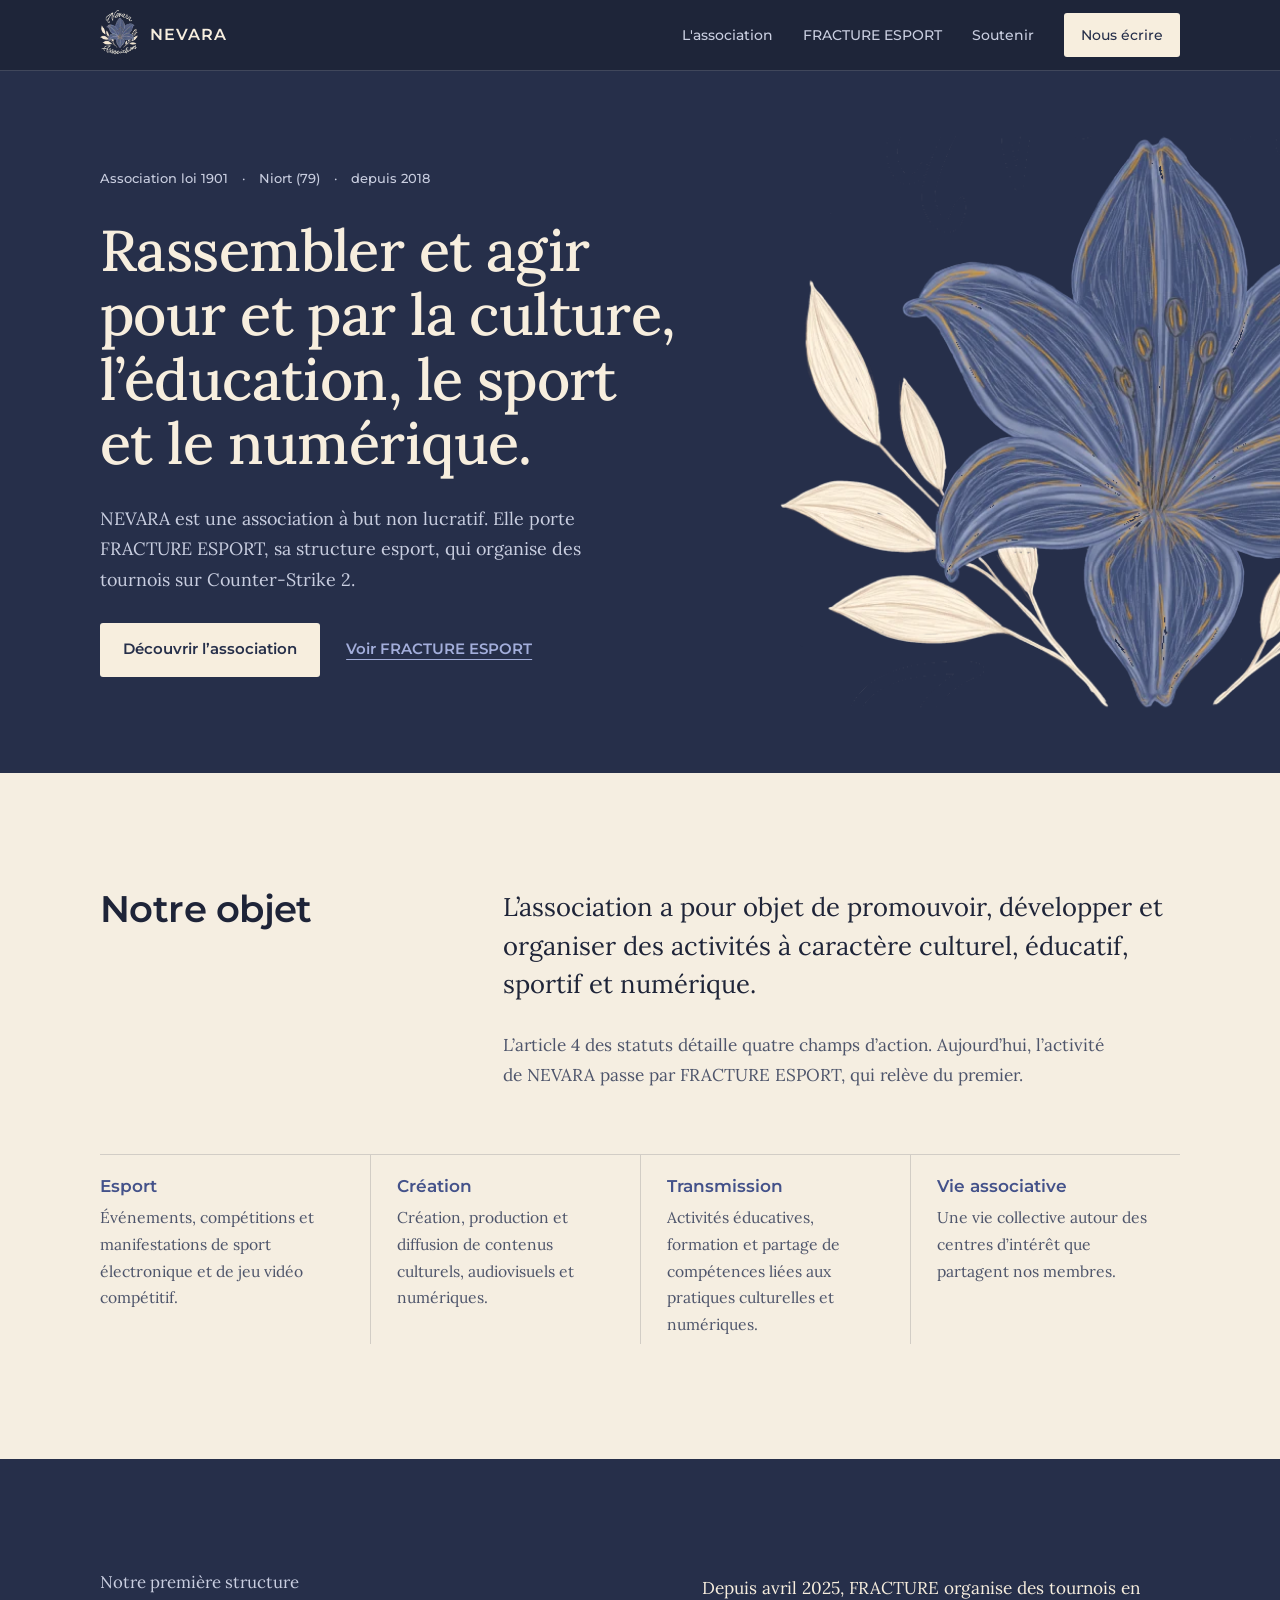
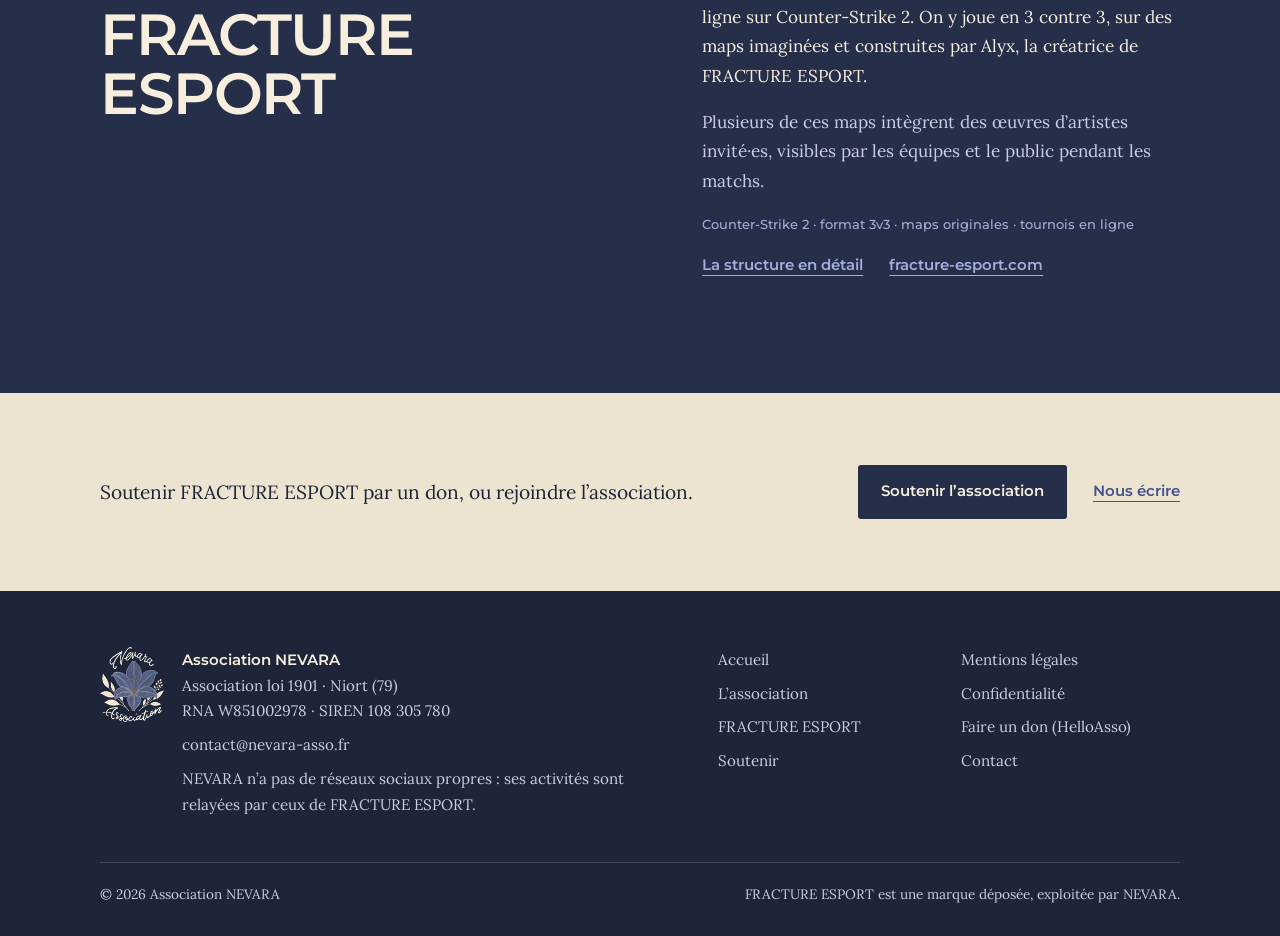
<file: index.html>
<!doctype html>
<html lang="fr">
<head>
<meta charset="utf-8">
<meta name="viewport" content="width=device-width, initial-scale=1, viewport-fit=cover">
<title>Association NEVARA · Culture, éducation, sport et numérique</title>
<meta name="description" content="NEVARA est une association loi 1901 basée à Niort (79). Elle organise des activités culturelles, éducatives, sportives et numériques, et porte FRACTURE ESPORT, sa structure esport.">
<link rel="canonical" href="https://www.nevara-asso.com/">
<meta name="theme-color" content="#1E2539">
<meta property="og:type" content="website">
<meta property="og:locale" content="fr_FR">
<meta property="og:site_name" content="Association NEVARA">
<meta property="og:title" content="Association NEVARA · Culture, éducation, sport et numérique">
<meta property="og:description" content="NEVARA est une association loi 1901 basée à Niort (79). Elle organise des activités culturelles, éducatives, sportives et numériques, et porte FRACTURE ESPORT, sa structure esport.">
<meta property="og:url" content="https://www.nevara-asso.com/">
<meta property="og:image" content="https://www.nevara-asso.com/assets/og-image.jpg">
<meta property="og:image:width" content="1200">
<meta property="og:image:height" content="630">
<meta name="twitter:card" content="summary_large_image">
<link rel="icon" href="favicon.ico" sizes="any">
<link rel="icon" type="image/png" sizes="32x32" href="favicon-32.png">
<link rel="apple-touch-icon" href="apple-touch-icon.png">
<link rel="manifest" href="manifest.json">
<link rel="preload" href="assets/fonts/montserrat-latin-600-normal.woff2" as="font" type="font/woff2" crossorigin>
<link rel="preload" href="assets/fonts/lora-latin-400-normal.woff2" as="font" type="font/woff2" crossorigin>
<link rel="stylesheet" href="assets/site.css">
<script type="application/ld+json">{"@context": "https://schema.org", "@type": "NGO", "name": "NEVARA", "alternateName": "Association NEVARA", "url": "https://www.nevara-asso.com/", "logo": "https://www.nevara-asso.com/assets/icon-512.png", "image": "https://www.nevara-asso.com/assets/og-image.jpg", "description": "Association loi 1901 qui promeut, développe et organise des activités à caractère culturel, éducatif, sportif et numérique. Elle porte FRACTURE ESPORT, sa structure esport.", "email": "contact@nevara-asso.fr", "foundingDate": "2018-06-04", "identifier": [{"@type": "PropertyValue", "propertyID": "RNA", "value": "W851002978"}, {"@type": "PropertyValue", "propertyID": "SIREN", "value": "108305780"}], "address": {"@type": "PostalAddress", "addressLocality": "Niort", "postalCode": "79000", "addressRegion": "Nouvelle-Aquitaine", "addressCountry": "FR"}, "department": {"@type": "SportsOrganization", "name": "FRACTURE ESPORT", "url": "https://fracture-esport.com"}}</script>
</head>
<body>
<a class="skip" href="#contenu">Aller au contenu</a>
<header class="site-head">
  <div class="wrap head-in">
    <a class="brand" href="index.html"><img src="assets/logo-sm.webp" width="120" height="160" alt=""><span>NEVARA</span></a>
    <button class="burger" type="button" aria-expanded="false" aria-controls="nav" aria-label="Ouvrir le menu"><svg viewBox="0 0 24 24" fill="none" stroke="currentColor" stroke-width="2" stroke-linecap="round" aria-hidden="true"><path d="M4 7h16M4 12h16M4 17h16"/></svg></button>
    <nav class="nav" id="nav" aria-label="Navigation principale">
      <a href="association.html">L'association</a><a href="fracture.html">FRACTURE ESPORT</a><a href="soutenir.html">Soutenir</a>
      <a class="btn" href="contact.html">Nous écrire</a>
    </nav>
  </div>
</header>
<main id="contenu">
<section class="hero nuit">
  <img class="lys-geant" src="assets/bouquet.webp" width="700" height="558" alt="" fetchpriority="high">
  <div class="wrap hero-in">
    <p class="hero-meta"><span>Association loi 1901</span><span>·</span><span>Niort (79)</span><span>·</span><span>depuis 2018</span></p>
    <h1>Rassembler et agir pour et par la culture, l’éducation, le sport et le numérique.</h1>
    <p class="chapo">NEVARA est une association à but non lucratif. Elle porte FRACTURE ESPORT, sa structure esport, qui organise des tournois sur Counter-Strike 2.</p>
    <div class="actions">
      <a class="btn btn-plein" href="association.html">Découvrir l’association</a>
      <a class="lien" href="fracture.html">Voir FRACTURE ESPORT</a>
    </div>
  </div>
</section>

<section class="papier bloc">
  <div class="wrap">
    <div class="ouverture">
      <h2>Notre objet</h2>
      <div>
        <p class="grand">L’association a pour objet de promouvoir, développer et organiser des activités à caractère culturel, éducatif, sportif et numérique.</p>
        <div class="suite second">
          <p>L’article 4 des statuts détaille quatre champs d’action. Aujourd’hui, l’activité de NEVARA passe par FRACTURE ESPORT, qui relève du premier.</p>
        </div>
      </div>
    </div>
    <ul class="champs">
      <li><h3>Esport</h3><p>Événements, compétitions et manifestations de sport électronique et de jeu vidéo compétitif.</p></li>
      <li><h3>Création</h3><p>Création, production et diffusion de contenus culturels, audiovisuels et numériques.</p></li>
      <li><h3>Transmission</h3><p>Activités éducatives, formation et partage de compétences liées aux pratiques culturelles et numériques.</p></li>
      <li><h3>Vie associative</h3><p>Une vie collective autour des centres d’intérêt que partagent nos membres.</p></li>
    </ul>
  </div>
</section>

<section class="nuit bloc">
  <div class="wrap fracture-bloc">
    <h2><small>Notre première structure</small>FRACTURE ESPORT</h2>
    <div class="texte">
      <p>Depuis avril 2025, FRACTURE organise des tournois en ligne sur Counter-Strike 2. On y joue en 3 contre 3, sur des maps imaginées et construites par Alyx, la créatrice de FRACTURE ESPORT.</p>
      <p class="second">Plusieurs de ces maps intègrent des œuvres d’artistes invité·es, visibles par les équipes et le public pendant les matchs.</p>
      <p class="faits">Counter-Strike 2 · format 3v3 · maps originales · tournois en ligne</p>
      <div class="actions"><a class="lien" href="fracture.html">La structure en détail</a><a class="lien" href="https://fracture-esport.com" target="_blank" rel="noopener">fracture-esport.com</a></div>
    </div>
  </div>
</section>

<section class="papier-2 bloc serre">
  <div class="wrap soutien">
    <p>Soutenir FRACTURE ESPORT par un don, ou rejoindre l’association.</p>
    <div class="actions"><a class="btn btn-plein" href="soutenir.html">Soutenir l’association</a><a class="lien" href="contact.html">Nous écrire</a></div>
  </div>
</section>
</main>
<footer class="site-foot">
  <div class="wrap">
    <div class="foot-haut">
      <div class="foot-id">
        <img src="assets/logo-sm.webp" width="120" height="160" alt="Logo de l’association NEVARA">
        <div>
          <p><strong>Association NEVARA</strong><br>Association loi 1901 · Niort (79)<br>RNA W851002978 · SIREN 108 305 780</p>
          <p>contact@nevara-asso.fr</p>
          <p>NEVARA n’a pas de réseaux sociaux propres&nbsp;: ses activités sont relayées par <a href="fracture.html#reseaux">ceux de FRACTURE ESPORT</a>.</p>
        </div>
      </div>
      <ul class="foot-liens">
        <li><a href="index.html">Accueil</a></li>
        <li><a href="mentions-legales.html">Mentions légales</a></li>
        <li><a href="association.html">L’association</a></li>
        <li><a href="confidentialite.html">Confidentialité</a></li>
        <li><a href="fracture.html">FRACTURE ESPORT</a></li>
        <li><a href="https://www.helloasso.com/associations/nevara-association/formulaires/1" target="_blank" rel="noopener">Faire un don (HelloAsso)</a></li>
        <li><a href="soutenir.html">Soutenir</a></li>
        <li><a href="contact.html">Contact</a></li>
      </ul>
    </div>
    <div class="foot-bas">
      <span>© <span id="annee">2026</span> Association NEVARA</span>
      <span>FRACTURE ESPORT est une marque déposée, exploitée par NEVARA.</span>
    </div>
  </div>
</footer>
<script src="assets/site.js" defer></script>
</body>
</html>
</file>
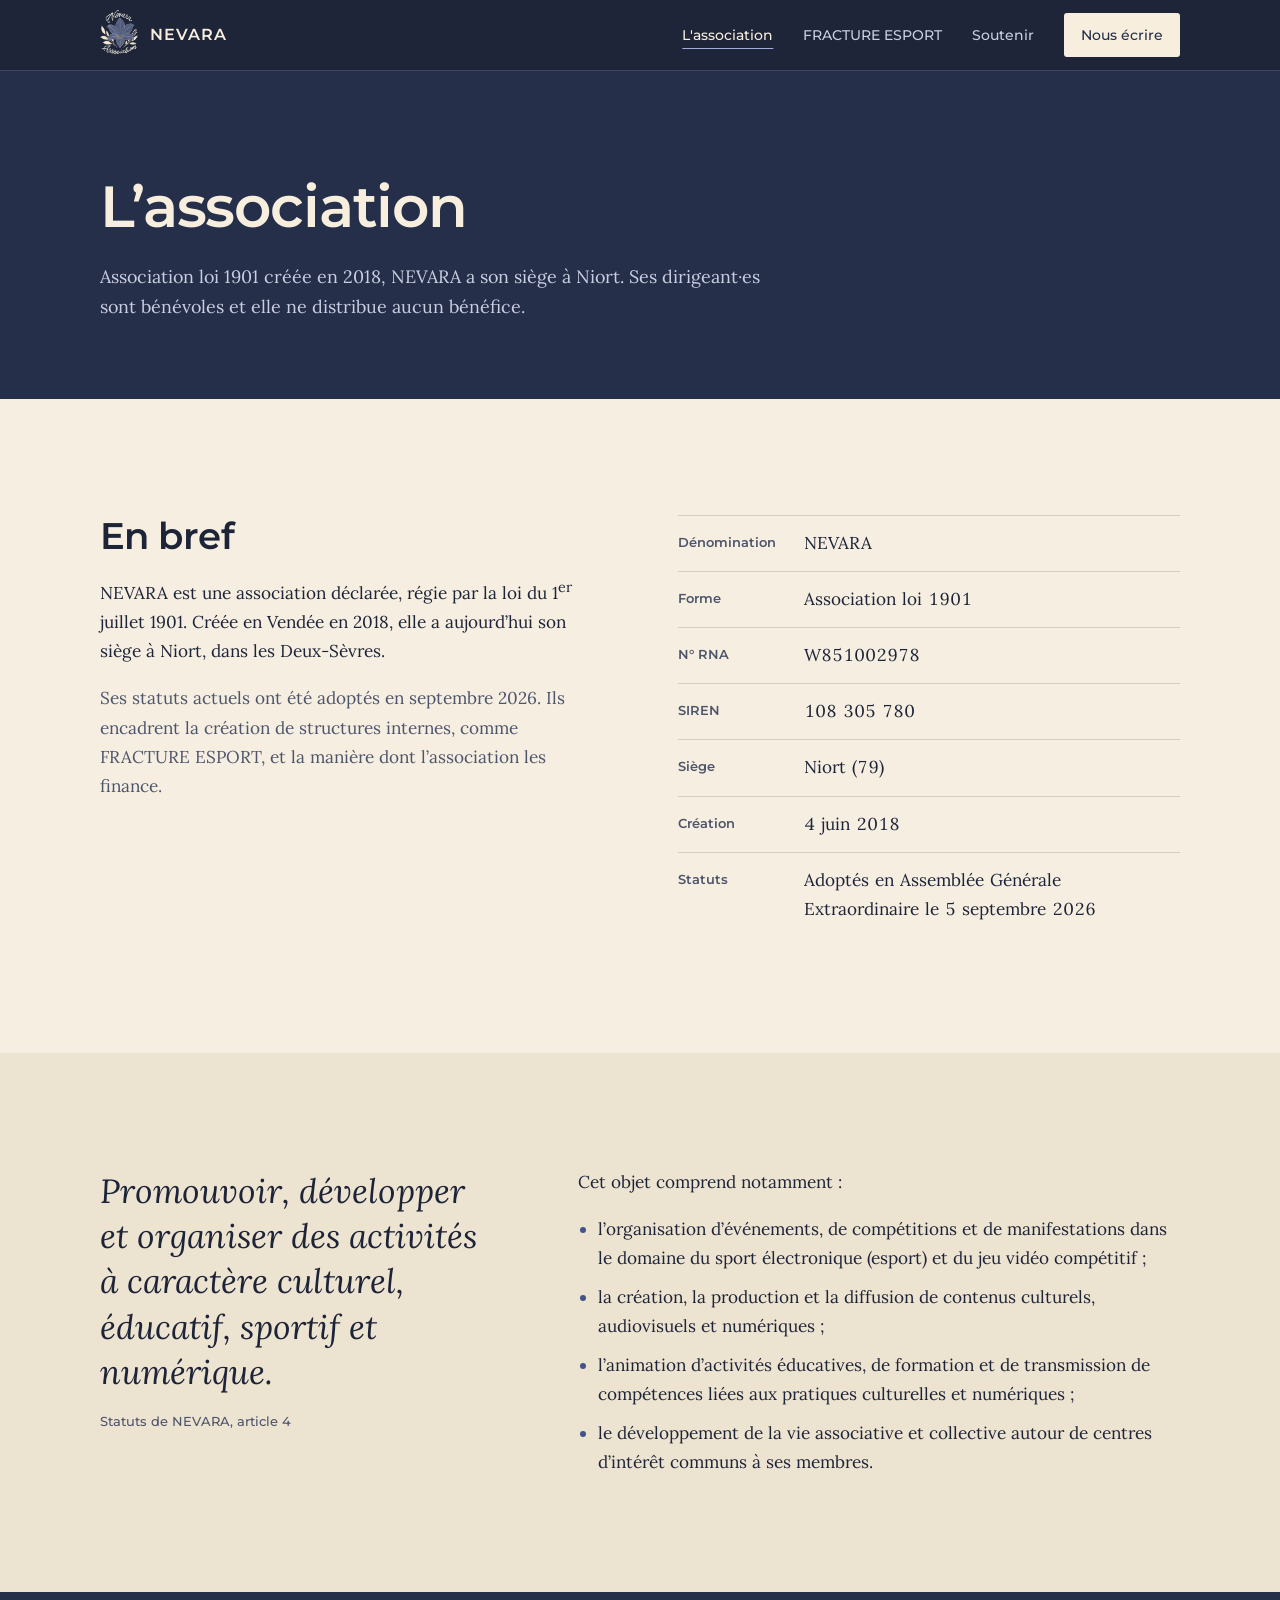
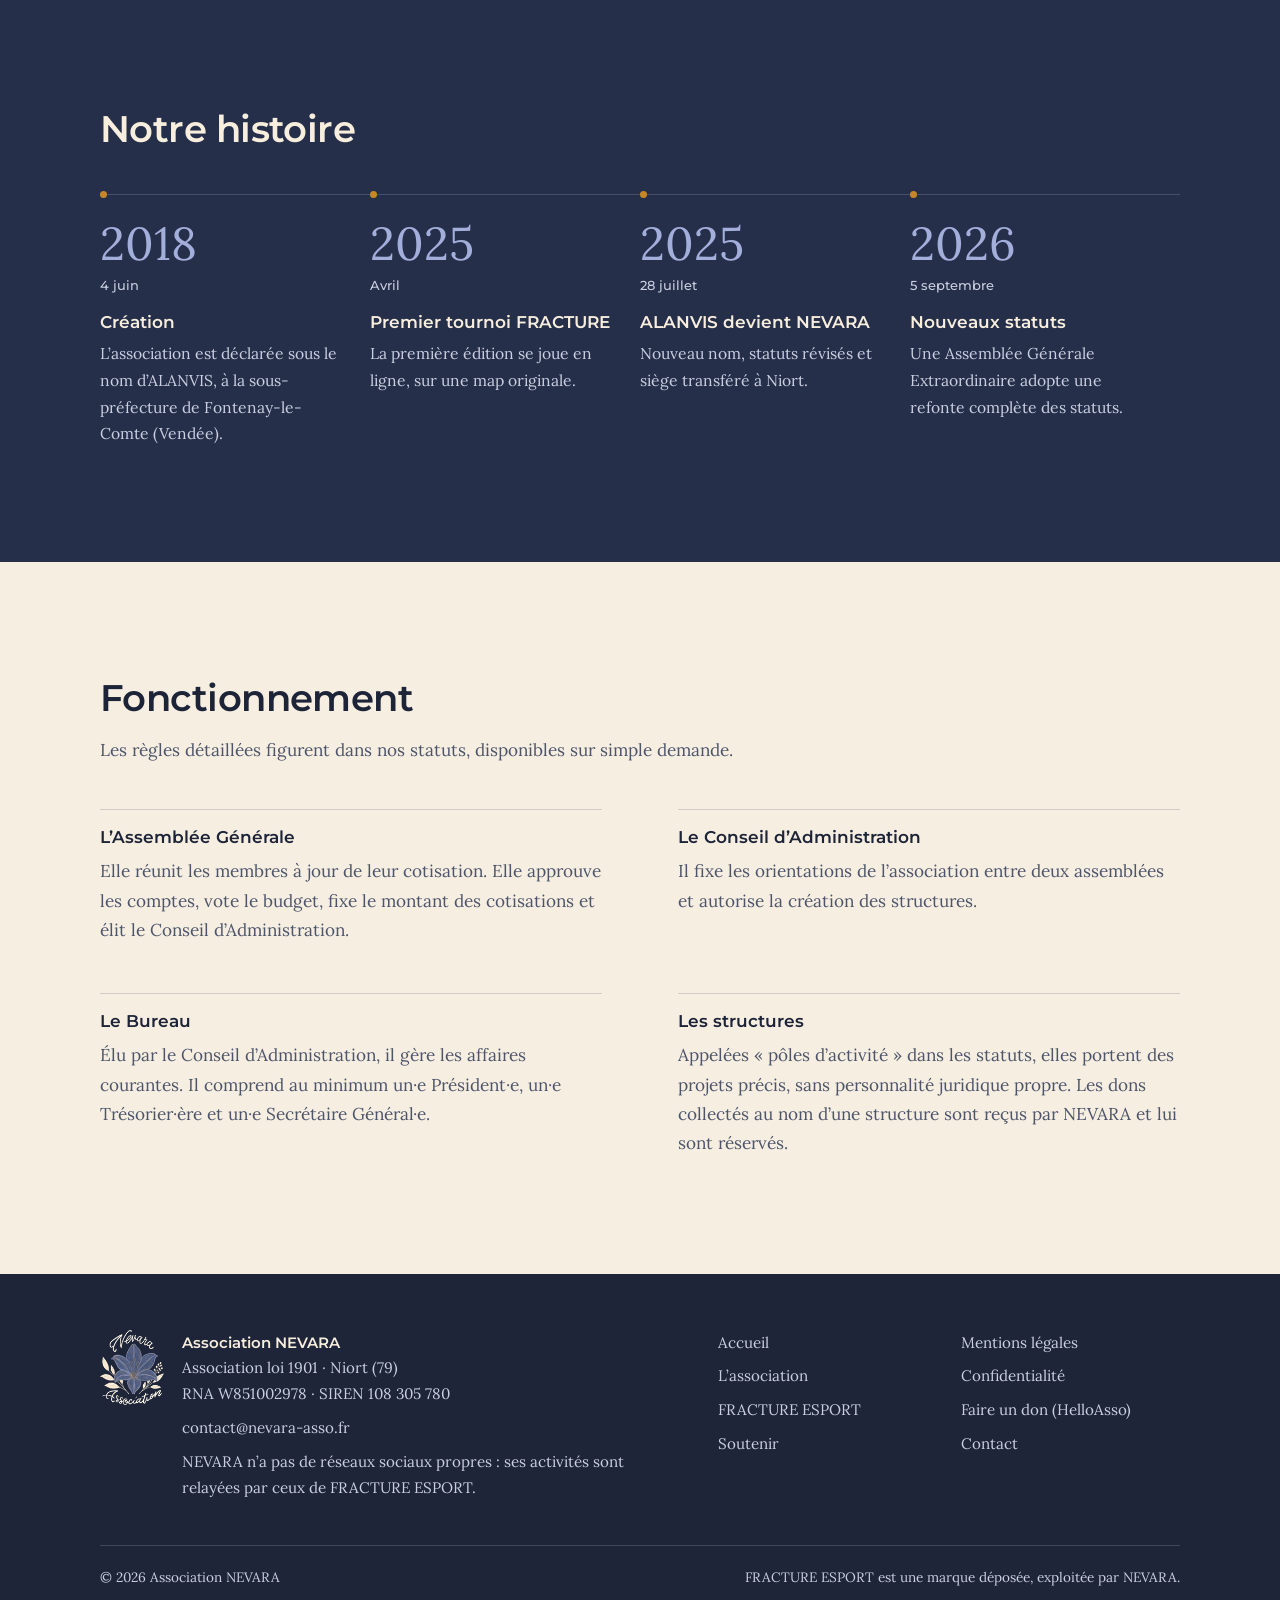
<file: association.html>
<!doctype html>
<html lang="fr">
<head>
<meta charset="utf-8">
<meta name="viewport" content="width=device-width, initial-scale=1, viewport-fit=cover">
<title>L'association · NEVARA</title>
<meta name="description" content="Présentation de l'association NEVARA (loi 1901, Niort) : son objet statutaire, son histoire depuis 2018 et son fonctionnement.">
<link rel="canonical" href="https://www.nevara-asso.com/association">
<meta name="theme-color" content="#1E2539">
<meta property="og:type" content="website">
<meta property="og:locale" content="fr_FR">
<meta property="og:site_name" content="Association NEVARA">
<meta property="og:title" content="L'association · NEVARA">
<meta property="og:description" content="Présentation de l'association NEVARA (loi 1901, Niort) : son objet statutaire, son histoire depuis 2018 et son fonctionnement.">
<meta property="og:url" content="https://www.nevara-asso.com/association">
<meta property="og:image" content="https://www.nevara-asso.com/assets/og-image.jpg">
<meta property="og:image:width" content="1200">
<meta property="og:image:height" content="630">
<meta name="twitter:card" content="summary_large_image">
<link rel="icon" href="favicon.ico" sizes="any">
<link rel="icon" type="image/png" sizes="32x32" href="favicon-32.png">
<link rel="apple-touch-icon" href="apple-touch-icon.png">
<link rel="manifest" href="manifest.json">
<link rel="preload" href="assets/fonts/montserrat-latin-600-normal.woff2" as="font" type="font/woff2" crossorigin>
<link rel="preload" href="assets/fonts/lora-latin-400-normal.woff2" as="font" type="font/woff2" crossorigin>
<link rel="stylesheet" href="assets/site.css">
<script type="application/ld+json">{"@context": "https://schema.org", "@type": "NGO", "name": "NEVARA", "alternateName": "Association NEVARA", "url": "https://www.nevara-asso.com/", "logo": "https://www.nevara-asso.com/assets/icon-512.png", "image": "https://www.nevara-asso.com/assets/og-image.jpg", "description": "Association loi 1901 qui promeut, développe et organise des activités à caractère culturel, éducatif, sportif et numérique. Elle porte FRACTURE ESPORT, sa structure esport.", "email": "contact@nevara-asso.fr", "foundingDate": "2018-06-04", "identifier": [{"@type": "PropertyValue", "propertyID": "RNA", "value": "W851002978"}, {"@type": "PropertyValue", "propertyID": "SIREN", "value": "108305780"}], "address": {"@type": "PostalAddress", "addressLocality": "Niort", "postalCode": "79000", "addressRegion": "Nouvelle-Aquitaine", "addressCountry": "FR"}, "department": {"@type": "SportsOrganization", "name": "FRACTURE ESPORT", "url": "https://fracture-esport.com"}}</script>
</head>
<body>
<a class="skip" href="#contenu">Aller au contenu</a>
<header class="site-head">
  <div class="wrap head-in">
    <a class="brand" href="index.html"><img src="assets/logo-sm.webp" width="120" height="160" alt=""><span>NEVARA</span></a>
    <button class="burger" type="button" aria-expanded="false" aria-controls="nav" aria-label="Ouvrir le menu"><svg viewBox="0 0 24 24" fill="none" stroke="currentColor" stroke-width="2" stroke-linecap="round" aria-hidden="true"><path d="M4 7h16M4 12h16M4 17h16"/></svg></button>
    <nav class="nav" id="nav" aria-label="Navigation principale">
      <a href="association.html" aria-current="page">L'association</a><a href="fracture.html">FRACTURE ESPORT</a><a href="soutenir.html">Soutenir</a>
      <a class="btn" href="contact.html">Nous écrire</a>
    </nav>
  </div>
</header>
<main id="contenu">
<section class="page-head nuit">
  <div class="wrap">
    <h1>L’association</h1>
    <p>Association loi 1901 créée en 2018, NEVARA a son siège à Niort. Ses dirigeant·es sont bénévoles et elle ne distribue aucun bénéfice.</p>
  </div>
</section>

<section class="papier bloc">
  <div class="wrap deux">
    <div class="prose">
      <h2>En bref</h2>
      <p>NEVARA est une association déclarée, régie par la loi du 1<sup>er</sup> juillet 1901. Créée en Vendée en 2018, elle a aujourd’hui son siège à Niort, dans les Deux-Sèvres.</p>
      <p class="second">Ses statuts actuels ont été adoptés en septembre 2026. Ils encadrent la création de structures internes, comme FRACTURE ESPORT, et la manière dont l’association les finance.</p>
    </div>
    <dl class="fiche">
      <dt>Dénomination</dt><dd>NEVARA</dd>
      <dt>Forme</dt><dd>Association loi 1901</dd>
      <dt>N° RNA</dt><dd>W851002978</dd>
      <dt>SIREN</dt><dd>108 305 780</dd>
      <dt>Siège</dt><dd>Niort (79)</dd>
      <dt>Création</dt><dd>4 juin 2018</dd>
      <dt>Statuts</dt><dd>Adoptés en Assemblée Générale Extraordinaire le 5 septembre 2026</dd>
    </dl>
  </div>
</section>

<section class="papier-2 bloc">
  <div class="wrap deux-asym">
    <blockquote class="citation">Promouvoir, développer et organiser des activités à caractère culturel, éducatif, sportif et numérique.<footer>Statuts de NEVARA, article 4</footer></blockquote>
    <div class="prose">
      <p>Cet objet comprend notamment&nbsp;:</p>
      <ul>
        <li>l’organisation d’événements, de compétitions et de manifestations dans le domaine du sport électronique (esport) et du jeu vidéo compétitif&nbsp;;</li>
        <li>la création, la production et la diffusion de contenus culturels, audiovisuels et numériques&nbsp;;</li>
        <li>l’animation d’activités éducatives, de formation et de transmission de compétences liées aux pratiques culturelles et numériques&nbsp;;</li>
        <li>le développement de la vie associative et collective autour de centres d’intérêt communs à ses membres.</li>
      </ul>
    </div>
  </div>
</section>

<section class="nuit bloc">
  <div class="wrap">
    <div class="titre-bloc"><h2>Notre histoire</h2></div>
    <ol class="frise">
      <li><span class="an">2018</span><span class="mois">4 juin</span><h3>Création</h3><p>L’association est déclarée sous le nom d’ALANVIS, à la sous-préfecture de Fontenay-le-Comte (Vendée).</p></li>
      <li><span class="an">2025</span><span class="mois">Avril</span><h3>Premier tournoi FRACTURE</h3><p>La première édition se joue en ligne, sur une map originale.</p></li>
      <li><span class="an">2025</span><span class="mois">28 juillet</span><h3>ALANVIS devient NEVARA</h3><p>Nouveau nom, statuts révisés et siège transféré à Niort.</p></li>
      <li><span class="an">2026</span><span class="mois">5 septembre</span><h3>Nouveaux statuts</h3><p>Une Assemblée Générale Extraordinaire adopte une refonte complète des statuts.</p></li>
    </ol>
  </div>
</section>

<section class="papier bloc">
  <div class="wrap">
    <div class="titre-bloc"><h2>Fonctionnement</h2><p class="second">Les règles détaillées figurent dans nos statuts, disponibles sur simple demande.</p></div>
    <div class="points">
      <div><h3>L’Assemblée Générale</h3><p>Elle réunit les membres à jour de leur cotisation. Elle approuve les comptes, vote le budget, fixe le montant des cotisations et élit le Conseil d’Administration.</p></div>
      <div><h3>Le Conseil d’Administration</h3><p>Il fixe les orientations de l’association entre deux assemblées et autorise la création des structures.</p></div>
      <div><h3>Le Bureau</h3><p>Élu par le Conseil d’Administration, il gère les affaires courantes. Il comprend au minimum un·e Président·e, un·e Trésorier·ère et un·e Secrétaire Général·e.</p></div>
      <div><h3>Les structures</h3><p>Appelées «&nbsp;pôles d’activité&nbsp;» dans les statuts, elles portent des projets précis, sans personnalité juridique propre. Les dons collectés au nom d’une structure sont reçus par NEVARA et lui sont réservés.</p></div>
    </div>
  </div>
</section>
</main>
<footer class="site-foot">
  <div class="wrap">
    <div class="foot-haut">
      <div class="foot-id">
        <img src="assets/logo-sm.webp" width="120" height="160" alt="Logo de l’association NEVARA">
        <div>
          <p><strong>Association NEVARA</strong><br>Association loi 1901 · Niort (79)<br>RNA W851002978 · SIREN 108 305 780</p>
          <p>contact@nevara-asso.fr</p>
          <p>NEVARA n’a pas de réseaux sociaux propres&nbsp;: ses activités sont relayées par <a href="fracture.html#reseaux">ceux de FRACTURE ESPORT</a>.</p>
        </div>
      </div>
      <ul class="foot-liens">
        <li><a href="index.html">Accueil</a></li>
        <li><a href="mentions-legales.html">Mentions légales</a></li>
        <li><a href="association.html">L’association</a></li>
        <li><a href="confidentialite.html">Confidentialité</a></li>
        <li><a href="fracture.html">FRACTURE ESPORT</a></li>
        <li><a href="https://www.helloasso.com/associations/nevara-association/formulaires/1" target="_blank" rel="noopener">Faire un don (HelloAsso)</a></li>
        <li><a href="soutenir.html">Soutenir</a></li>
        <li><a href="contact.html">Contact</a></li>
      </ul>
    </div>
    <div class="foot-bas">
      <span>© <span id="annee">2026</span> Association NEVARA</span>
      <span>FRACTURE ESPORT est une marque déposée, exploitée par NEVARA.</span>
    </div>
  </div>
</footer>
<script src="assets/site.js" defer></script>
</body>
</html>
</file>
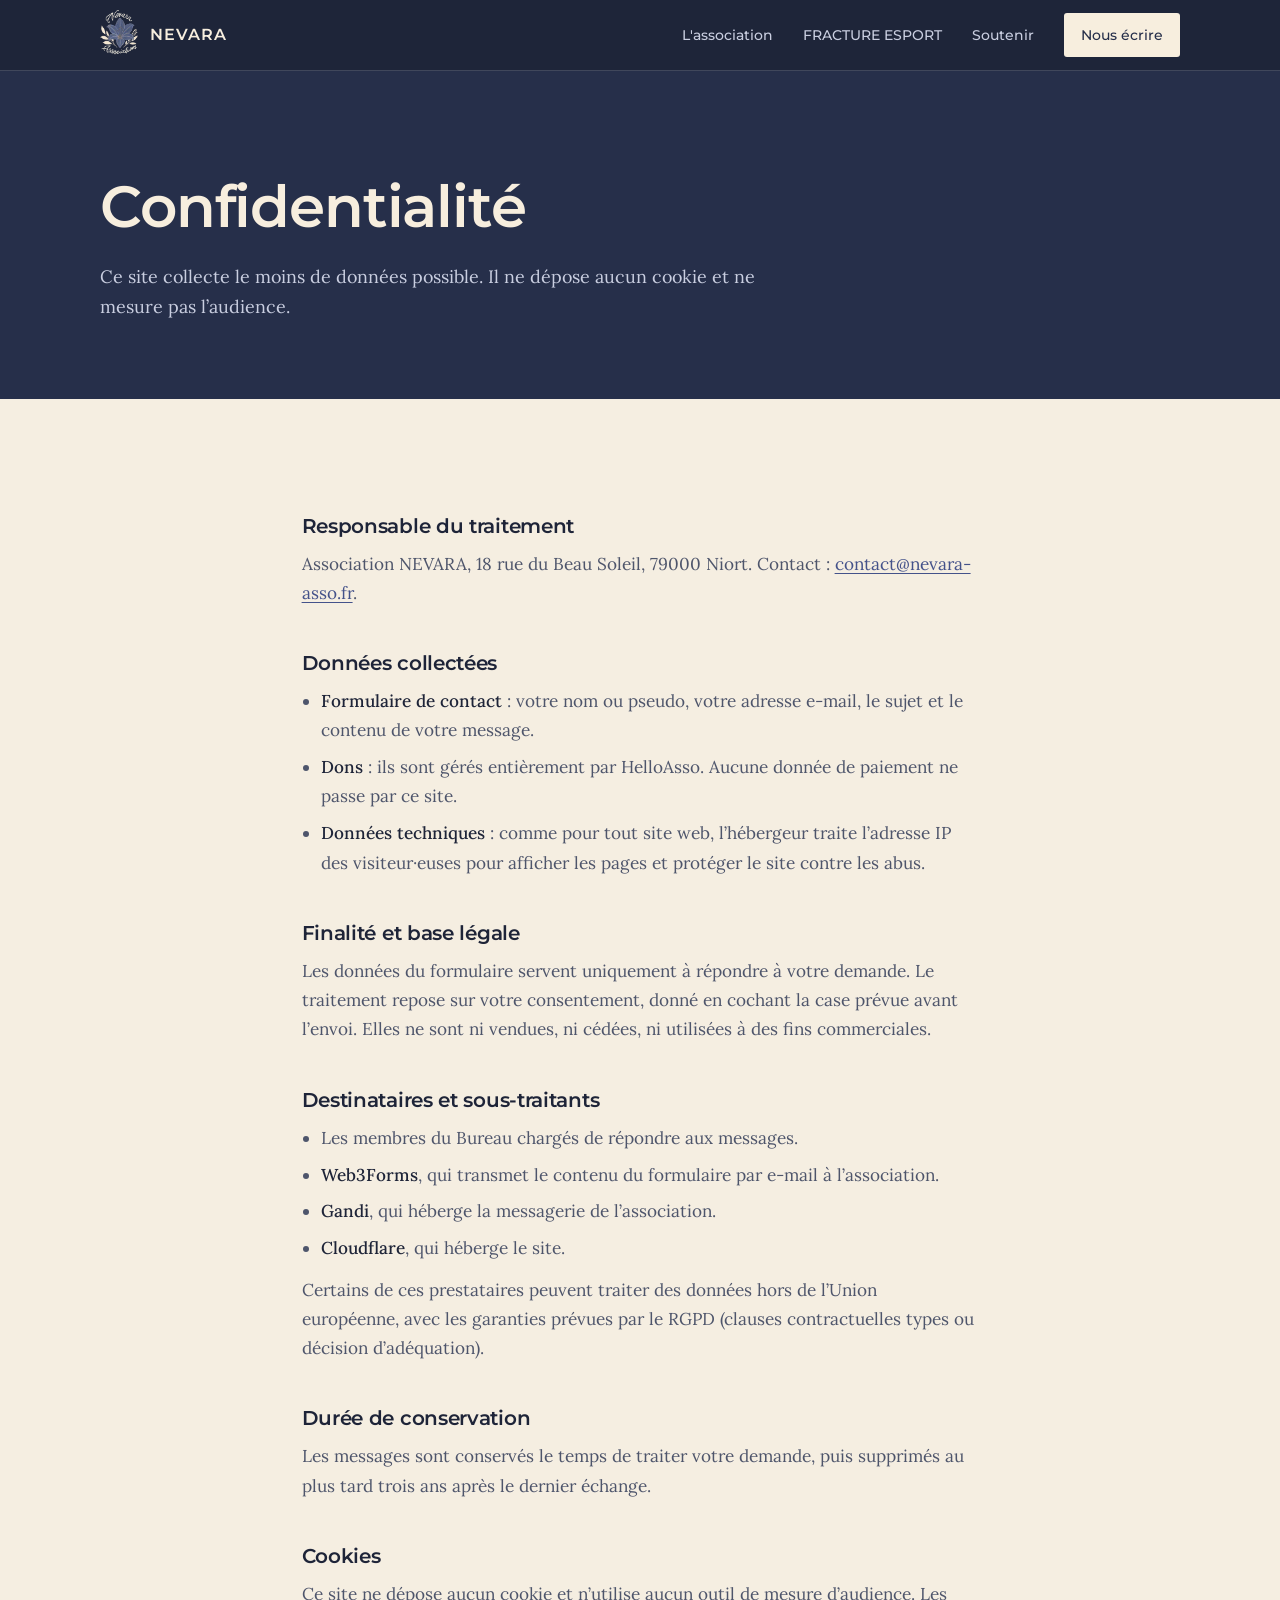
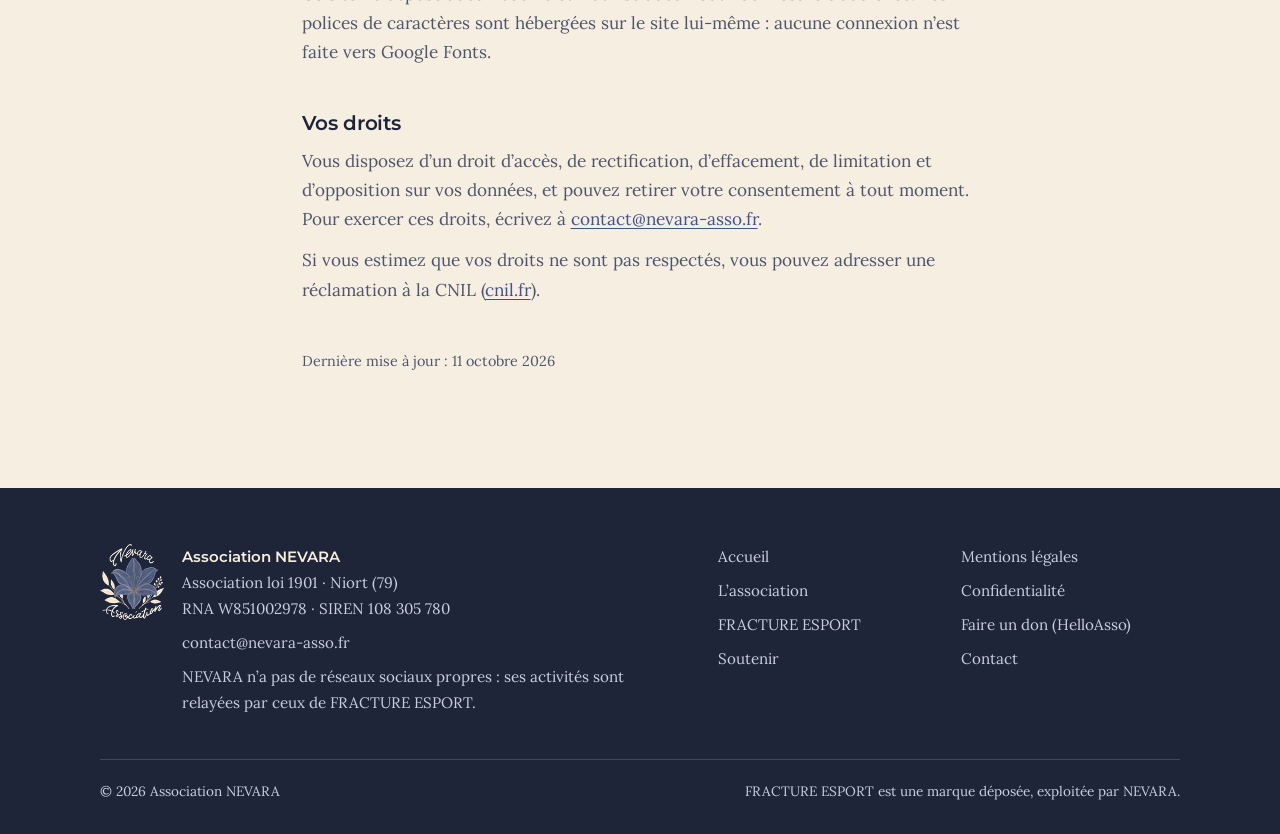
<file: confidentialite.html>
<!doctype html>
<html lang="fr">
<head>
<meta charset="utf-8">
<meta name="viewport" content="width=device-width, initial-scale=1, viewport-fit=cover">
<title>Confidentialité · NEVARA</title>
<meta name="description" content="Politique de confidentialité du site de l'association NEVARA : données collectées, durée de conservation, droits.">
<link rel="canonical" href="https://www.nevara-asso.com/confidentialite">
<meta name="theme-color" content="#1E2539">
<meta property="og:type" content="website">
<meta property="og:locale" content="fr_FR">
<meta property="og:site_name" content="Association NEVARA">
<meta property="og:title" content="Confidentialité · NEVARA">
<meta property="og:description" content="Politique de confidentialité du site de l'association NEVARA : données collectées, durée de conservation, droits.">
<meta property="og:url" content="https://www.nevara-asso.com/confidentialite">
<meta property="og:image" content="https://www.nevara-asso.com/assets/og-image.jpg">
<meta property="og:image:width" content="1200">
<meta property="og:image:height" content="630">
<meta name="twitter:card" content="summary_large_image">
<link rel="icon" href="favicon.ico" sizes="any">
<link rel="icon" type="image/png" sizes="32x32" href="favicon-32.png">
<link rel="apple-touch-icon" href="apple-touch-icon.png">
<link rel="manifest" href="manifest.json">
<link rel="preload" href="assets/fonts/montserrat-latin-600-normal.woff2" as="font" type="font/woff2" crossorigin>
<link rel="preload" href="assets/fonts/lora-latin-400-normal.woff2" as="font" type="font/woff2" crossorigin>
<link rel="stylesheet" href="assets/site.css">
<script type="application/ld+json">{"@context": "https://schema.org", "@type": "NGO", "name": "NEVARA", "alternateName": "Association NEVARA", "url": "https://www.nevara-asso.com/", "logo": "https://www.nevara-asso.com/assets/icon-512.png", "image": "https://www.nevara-asso.com/assets/og-image.jpg", "description": "Association loi 1901 qui promeut, développe et organise des activités à caractère culturel, éducatif, sportif et numérique. Elle porte FRACTURE ESPORT, sa structure esport.", "email": "contact@nevara-asso.fr", "foundingDate": "2018-06-04", "identifier": [{"@type": "PropertyValue", "propertyID": "RNA", "value": "W851002978"}, {"@type": "PropertyValue", "propertyID": "SIREN", "value": "108305780"}], "address": {"@type": "PostalAddress", "addressLocality": "Niort", "postalCode": "79000", "addressRegion": "Nouvelle-Aquitaine", "addressCountry": "FR"}, "department": {"@type": "SportsOrganization", "name": "FRACTURE ESPORT", "url": "https://fracture-esport.com"}}</script>
</head>
<body>
<a class="skip" href="#contenu">Aller au contenu</a>
<header class="site-head">
  <div class="wrap head-in">
    <a class="brand" href="index.html"><img src="assets/logo-sm.webp" width="120" height="160" alt=""><span>NEVARA</span></a>
    <button class="burger" type="button" aria-expanded="false" aria-controls="nav" aria-label="Ouvrir le menu"><svg viewBox="0 0 24 24" fill="none" stroke="currentColor" stroke-width="2" stroke-linecap="round" aria-hidden="true"><path d="M4 7h16M4 12h16M4 17h16"/></svg></button>
    <nav class="nav" id="nav" aria-label="Navigation principale">
      <a href="association.html">L'association</a><a href="fracture.html">FRACTURE ESPORT</a><a href="soutenir.html">Soutenir</a>
      <a class="btn" href="contact.html">Nous écrire</a>
    </nav>
  </div>
</header>
<main id="contenu">
<section class="page-head nuit">
  <div class="wrap">
    <h1>Confidentialité</h1>
    <p>Ce site collecte le moins de données possible. Il ne dépose aucun cookie et ne mesure pas l’audience.</p>
  </div>
</section>

<section class="papier bloc">
  <div class="wrap legal">
    <section>
      <h2>Responsable du traitement</h2>
      <p>Association NEVARA, 18 rue du Beau Soleil, 79000 Niort. Contact&nbsp;: <a href="mailto:contact@nevara-asso.fr">contact@nevara-asso.fr</a>.</p>
    </section>
    <section>
      <h2>Données collectées</h2>
      <ul>
        <li><strong>Formulaire de contact</strong>&nbsp;: votre nom ou pseudo, votre adresse e-mail, le sujet et le contenu de votre message.</li>
        <li><strong>Dons</strong>&nbsp;: ils sont gérés entièrement par HelloAsso. Aucune donnée de paiement ne passe par ce site.</li>
        <li><strong>Données techniques</strong>&nbsp;: comme pour tout site web, l’hébergeur traite l’adresse IP des visiteur·euses pour afficher les pages et protéger le site contre les abus.</li>
      </ul>
    </section>
    <section>
      <h2>Finalité et base légale</h2>
      <p>Les données du formulaire servent uniquement à répondre à votre demande. Le traitement repose sur votre consentement, donné en cochant la case prévue avant l’envoi. Elles ne sont ni vendues, ni cédées, ni utilisées à des fins commerciales.</p>
    </section>
    <section>
      <h2>Destinataires et sous-traitants</h2>
      <ul>
        <li>Les membres du Bureau chargés de répondre aux messages.</li>
        <li><strong>Web3Forms</strong>, qui transmet le contenu du formulaire par e-mail à l’association.</li>
        <li><strong>Gandi</strong>, qui héberge la messagerie de l’association.</li>
        <li><strong>Cloudflare</strong>, qui héberge le site.</li>
      </ul>
      <p>Certains de ces prestataires peuvent traiter des données hors de l’Union européenne, avec les garanties prévues par le RGPD (clauses contractuelles types ou décision d’adéquation).</p>
    </section>
    <section>
      <h2>Durée de conservation</h2>
      <p>Les messages sont conservés le temps de traiter votre demande, puis supprimés au plus tard trois ans après le dernier échange.</p>
    </section>
    <section>
      <h2>Cookies</h2>
      <p>Ce site ne dépose aucun cookie et n’utilise aucun outil de mesure d’audience. Les polices de caractères sont hébergées sur le site lui-même&nbsp;: aucune connexion n’est faite vers Google Fonts.</p>
    </section>
    <section>
      <h2>Vos droits</h2>
      <p>Vous disposez d’un droit d’accès, de rectification, d’effacement, de limitation et d’opposition sur vos données, et pouvez retirer votre consentement à tout moment. Pour exercer ces droits, écrivez à <a href="mailto:contact@nevara-asso.fr">contact@nevara-asso.fr</a>.</p>
      <p>Si vous estimez que vos droits ne sont pas respectés, vous pouvez adresser une réclamation à la CNIL (<a href="https://www.cnil.fr" target="_blank" rel="noopener">cnil.fr</a>).</p>
    </section>
    <p class="maj">Dernière mise à jour&nbsp;: 11 octobre 2026</p>
  </div>
</section>
</main>
<footer class="site-foot">
  <div class="wrap">
    <div class="foot-haut">
      <div class="foot-id">
        <img src="assets/logo-sm.webp" width="120" height="160" alt="Logo de l’association NEVARA">
        <div>
          <p><strong>Association NEVARA</strong><br>Association loi 1901 · Niort (79)<br>RNA W851002978 · SIREN 108 305 780</p>
          <p>contact@nevara-asso.fr</p>
          <p>NEVARA n’a pas de réseaux sociaux propres&nbsp;: ses activités sont relayées par <a href="fracture.html#reseaux">ceux de FRACTURE ESPORT</a>.</p>
        </div>
      </div>
      <ul class="foot-liens">
        <li><a href="index.html">Accueil</a></li>
        <li><a href="mentions-legales.html">Mentions légales</a></li>
        <li><a href="association.html">L’association</a></li>
        <li><a href="confidentialite.html">Confidentialité</a></li>
        <li><a href="fracture.html">FRACTURE ESPORT</a></li>
        <li><a href="https://www.helloasso.com/associations/nevara-association/formulaires/1" target="_blank" rel="noopener">Faire un don (HelloAsso)</a></li>
        <li><a href="soutenir.html">Soutenir</a></li>
        <li><a href="contact.html">Contact</a></li>
      </ul>
    </div>
    <div class="foot-bas">
      <span>© <span id="annee">2026</span> Association NEVARA</span>
      <span>FRACTURE ESPORT est une marque déposée, exploitée par NEVARA.</span>
    </div>
  </div>
</footer>
<script src="assets/site.js" defer></script>
</body>
</html>
</file>
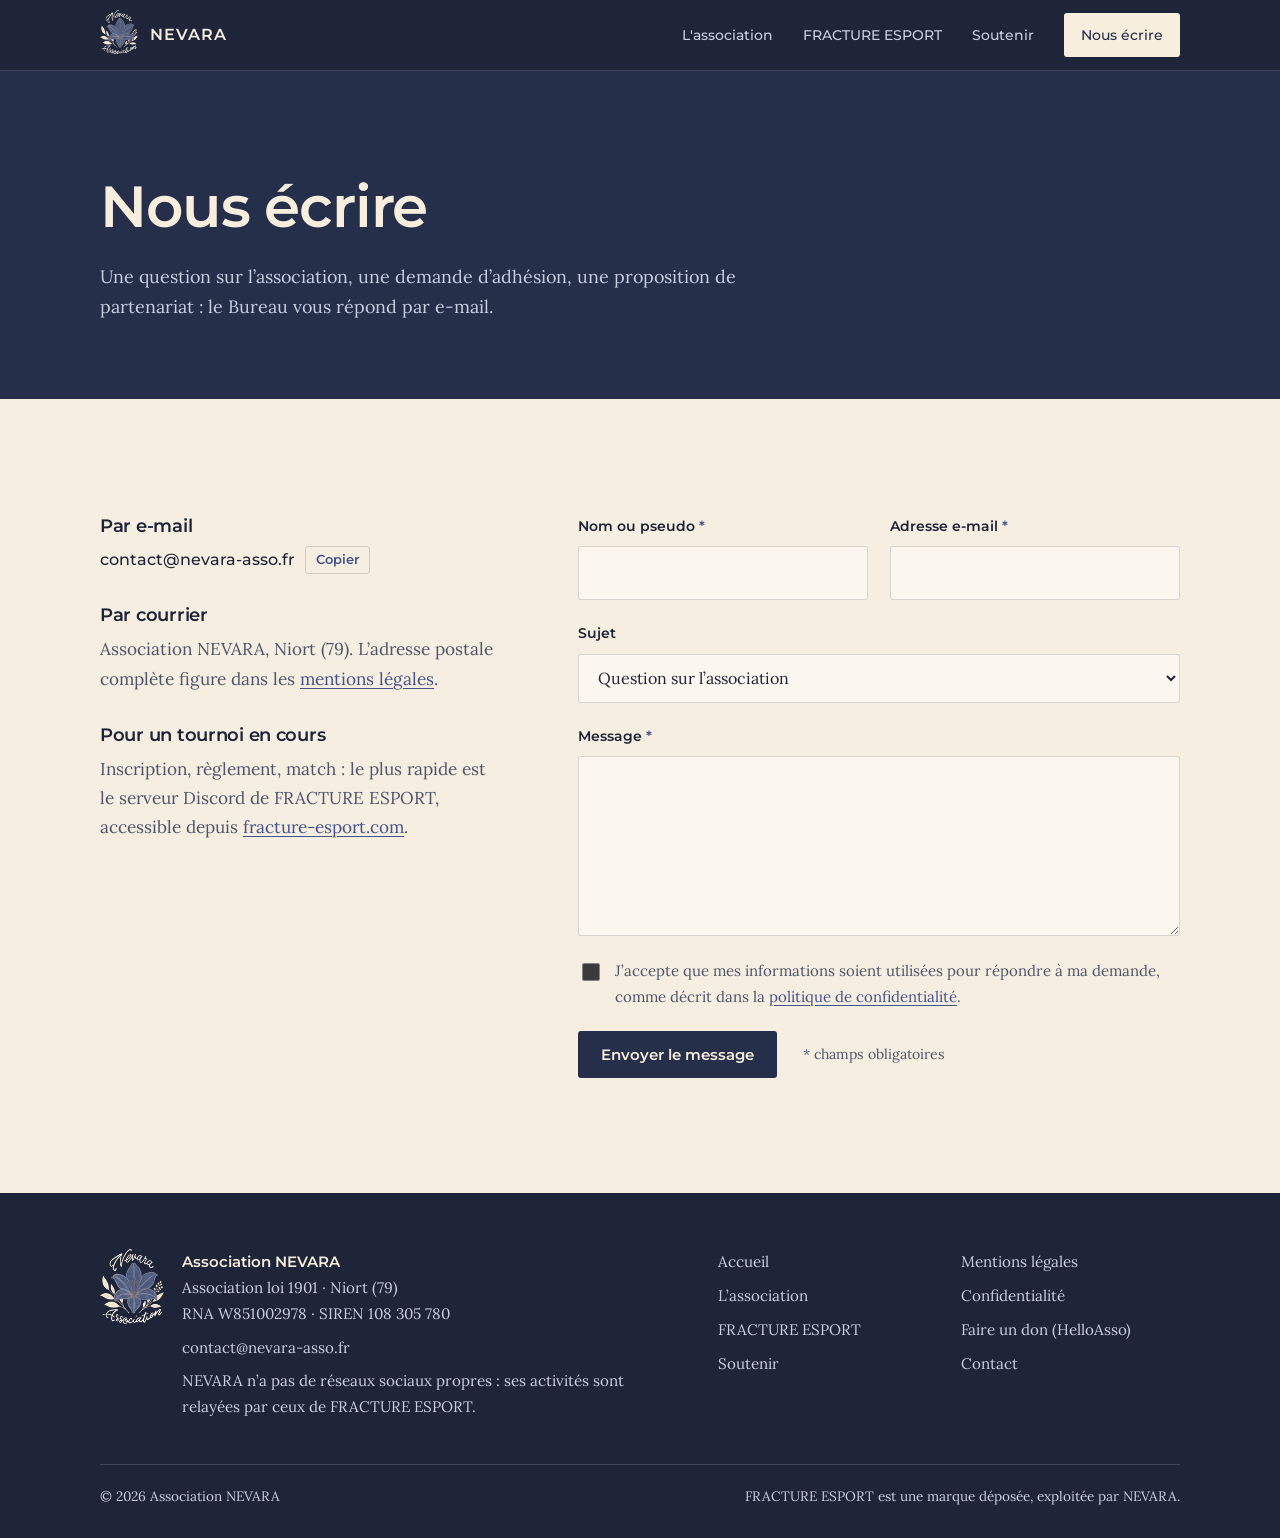
<file: contact.html>
<!doctype html>
<html lang="fr">
<head>
<meta charset="utf-8">
<meta name="viewport" content="width=device-width, initial-scale=1, viewport-fit=cover">
<title>Contact · NEVARA</title>
<meta name="description" content="Contacter l'association NEVARA : formulaire en ligne et adresse e-mail. Questions, adhésion, partenariat.">
<link rel="canonical" href="https://www.nevara-asso.com/contact">
<meta name="theme-color" content="#1E2539">
<meta property="og:type" content="website">
<meta property="og:locale" content="fr_FR">
<meta property="og:site_name" content="Association NEVARA">
<meta property="og:title" content="Contact · NEVARA">
<meta property="og:description" content="Contacter l'association NEVARA : formulaire en ligne et adresse e-mail. Questions, adhésion, partenariat.">
<meta property="og:url" content="https://www.nevara-asso.com/contact">
<meta property="og:image" content="https://www.nevara-asso.com/assets/og-image.jpg">
<meta property="og:image:width" content="1200">
<meta property="og:image:height" content="630">
<meta name="twitter:card" content="summary_large_image">
<link rel="icon" href="favicon.ico" sizes="any">
<link rel="icon" type="image/png" sizes="32x32" href="favicon-32.png">
<link rel="apple-touch-icon" href="apple-touch-icon.png">
<link rel="manifest" href="manifest.json">
<link rel="preload" href="assets/fonts/montserrat-latin-600-normal.woff2" as="font" type="font/woff2" crossorigin>
<link rel="preload" href="assets/fonts/lora-latin-400-normal.woff2" as="font" type="font/woff2" crossorigin>
<link rel="stylesheet" href="assets/site.css">
<script type="application/ld+json">{"@context": "https://schema.org", "@type": "NGO", "name": "NEVARA", "alternateName": "Association NEVARA", "url": "https://www.nevara-asso.com/", "logo": "https://www.nevara-asso.com/assets/icon-512.png", "image": "https://www.nevara-asso.com/assets/og-image.jpg", "description": "Association loi 1901 qui promeut, développe et organise des activités à caractère culturel, éducatif, sportif et numérique. Elle porte FRACTURE ESPORT, sa structure esport.", "email": "contact@nevara-asso.fr", "foundingDate": "2018-06-04", "identifier": [{"@type": "PropertyValue", "propertyID": "RNA", "value": "W851002978"}, {"@type": "PropertyValue", "propertyID": "SIREN", "value": "108305780"}], "address": {"@type": "PostalAddress", "addressLocality": "Niort", "postalCode": "79000", "addressRegion": "Nouvelle-Aquitaine", "addressCountry": "FR"}, "department": {"@type": "SportsOrganization", "name": "FRACTURE ESPORT", "url": "https://fracture-esport.com"}}</script>
</head>
<body>
<a class="skip" href="#contenu">Aller au contenu</a>
<header class="site-head">
  <div class="wrap head-in">
    <a class="brand" href="index.html"><img src="assets/logo-sm.webp" width="120" height="160" alt=""><span>NEVARA</span></a>
    <button class="burger" type="button" aria-expanded="false" aria-controls="nav" aria-label="Ouvrir le menu"><svg viewBox="0 0 24 24" fill="none" stroke="currentColor" stroke-width="2" stroke-linecap="round" aria-hidden="true"><path d="M4 7h16M4 12h16M4 17h16"/></svg></button>
    <nav class="nav" id="nav" aria-label="Navigation principale">
      <a href="association.html">L'association</a><a href="fracture.html">FRACTURE ESPORT</a><a href="soutenir.html">Soutenir</a>
      <a class="btn" href="contact.html" aria-current="page">Nous écrire</a>
    </nav>
  </div>
</header>
<main id="contenu">
<section class="page-head nuit">
  <div class="wrap">
    <h1>Nous écrire</h1>
    <p>Une question sur l’association, une demande d’adhésion, une proposition de partenariat&nbsp;: le Bureau vous répond par e-mail.</p>
  </div>
</section>

<section class="papier bloc">
  <div class="wrap deux-asym">
    <aside class="infos">
      <div>
        <h2>Par e-mail</h2>
        <div class="mail"><code id="m-contact">contact@nevara-asso.fr</code><button class="copier" type="button" data-copier="m-contact">Copier</button></div>
      </div>
      <div>
        <h2>Par courrier</h2>
        <p class="second">Association NEVARA, Niort (79). L’adresse postale complète figure dans les <a href="mentions-legales.html">mentions légales</a>.</p>
      </div>
      <div>
        <h2>Pour un tournoi en cours</h2>
        <p class="second">Inscription, règlement, match&nbsp;: le plus rapide est le serveur Discord de FRACTURE ESPORT, accessible depuis <a href="https://fracture-esport.com" target="_blank" rel="noopener">fracture-esport.com</a>.</p>
      </div>
    </aside>

    <form class="form" id="form-contact" data-cle="654e6899-b698-4f29-a8b4-5ce166c7fc40" novalidate>
      <div class="duo">
        <div class="champ"><label for="c-nom">Nom ou pseudo <span class="req">*</span></label><input id="c-nom" name="name" type="text" autocomplete="name" required maxlength="120"></div>
        <div class="champ"><label for="c-email">Adresse e-mail <span class="req">*</span></label><input id="c-email" name="email" type="email" autocomplete="email" required maxlength="160"></div>
      </div>
      <div class="champ">
        <label for="c-sujet">Sujet</label>
        <select id="c-sujet" name="sujet">
          <option value="question">Question sur l’association</option>
          <option value="adhesion">Adhésion</option>
          <option value="partenariat">Partenariat ou sponsoring</option>
          <option value="fracture">FRACTURE ESPORT</option>
          <option value="autre">Autre</option>
        </select>
      </div>
      <div class="champ"><label for="c-message">Message <span class="req">*</span></label><textarea id="c-message" name="message" required maxlength="5000"></textarea></div>
      <input type="checkbox" name="botcheck" class="hp" tabindex="-1" autocomplete="off" aria-hidden="true">
      <label class="consent" for="c-rgpd"><input id="c-rgpd" type="checkbox" required> <span>J’accepte que mes informations soient utilisées pour répondre à ma demande, comme décrit dans la <a href="confidentialite.html">politique de confidentialité</a>.</span></label>
      <div class="actions"><button class="btn btn-plein" type="submit">Envoyer le message</button><span class="second" style="font-size:.88rem"><span class="req">*</span> champs obligatoires</span></div>
      <p class="statut" id="c-statut" role="status" aria-live="polite" hidden></p>
    </form>
  </div>
</section>
</main>
<footer class="site-foot">
  <div class="wrap">
    <div class="foot-haut">
      <div class="foot-id">
        <img src="assets/logo-sm.webp" width="120" height="160" alt="Logo de l’association NEVARA">
        <div>
          <p><strong>Association NEVARA</strong><br>Association loi 1901 · Niort (79)<br>RNA W851002978 · SIREN 108 305 780</p>
          <p>contact@nevara-asso.fr</p>
          <p>NEVARA n’a pas de réseaux sociaux propres&nbsp;: ses activités sont relayées par <a href="fracture.html#reseaux">ceux de FRACTURE ESPORT</a>.</p>
        </div>
      </div>
      <ul class="foot-liens">
        <li><a href="index.html">Accueil</a></li>
        <li><a href="mentions-legales.html">Mentions légales</a></li>
        <li><a href="association.html">L’association</a></li>
        <li><a href="confidentialite.html">Confidentialité</a></li>
        <li><a href="fracture.html">FRACTURE ESPORT</a></li>
        <li><a href="https://www.helloasso.com/associations/nevara-association/formulaires/1" target="_blank" rel="noopener">Faire un don (HelloAsso)</a></li>
        <li><a href="soutenir.html">Soutenir</a></li>
        <li><a href="contact.html">Contact</a></li>
      </ul>
    </div>
    <div class="foot-bas">
      <span>© <span id="annee">2026</span> Association NEVARA</span>
      <span>FRACTURE ESPORT est une marque déposée, exploitée par NEVARA.</span>
    </div>
  </div>
</footer>
<script src="assets/site.js" defer></script>
</body>
</html>
</file>
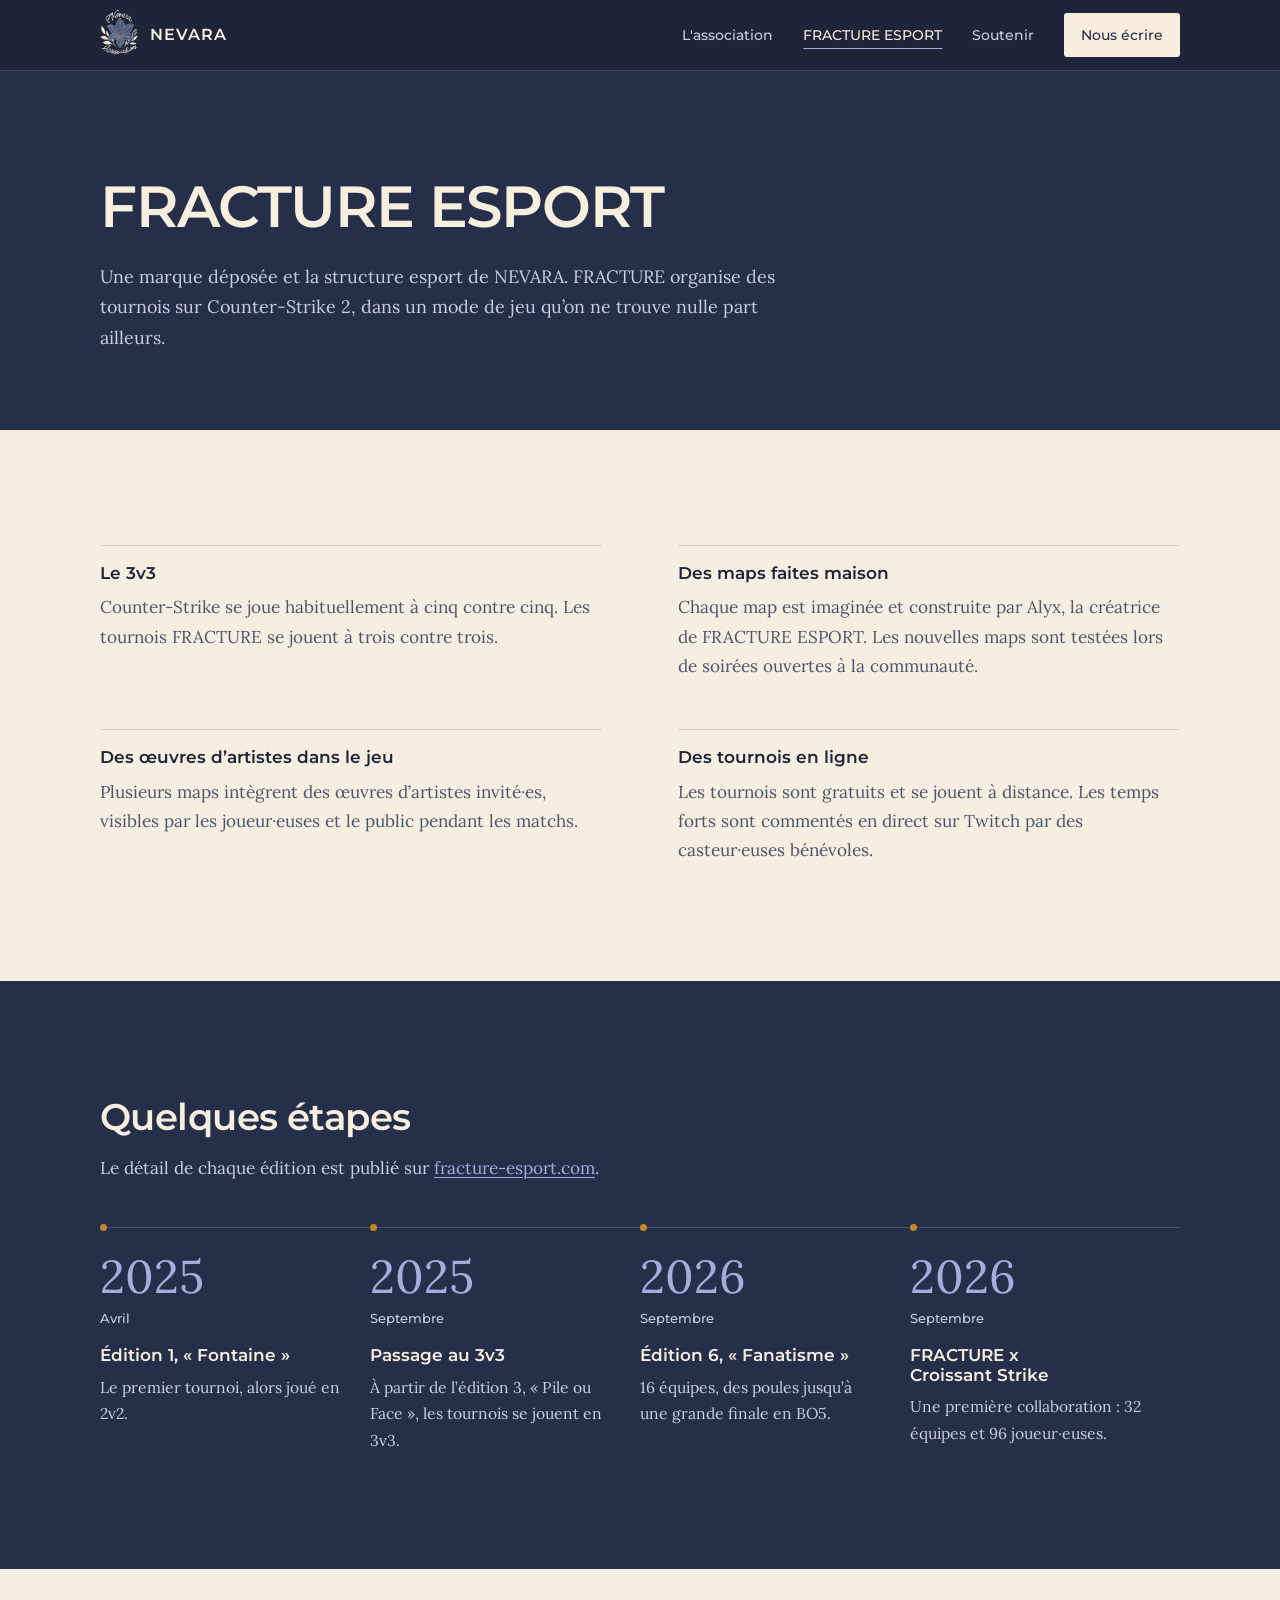
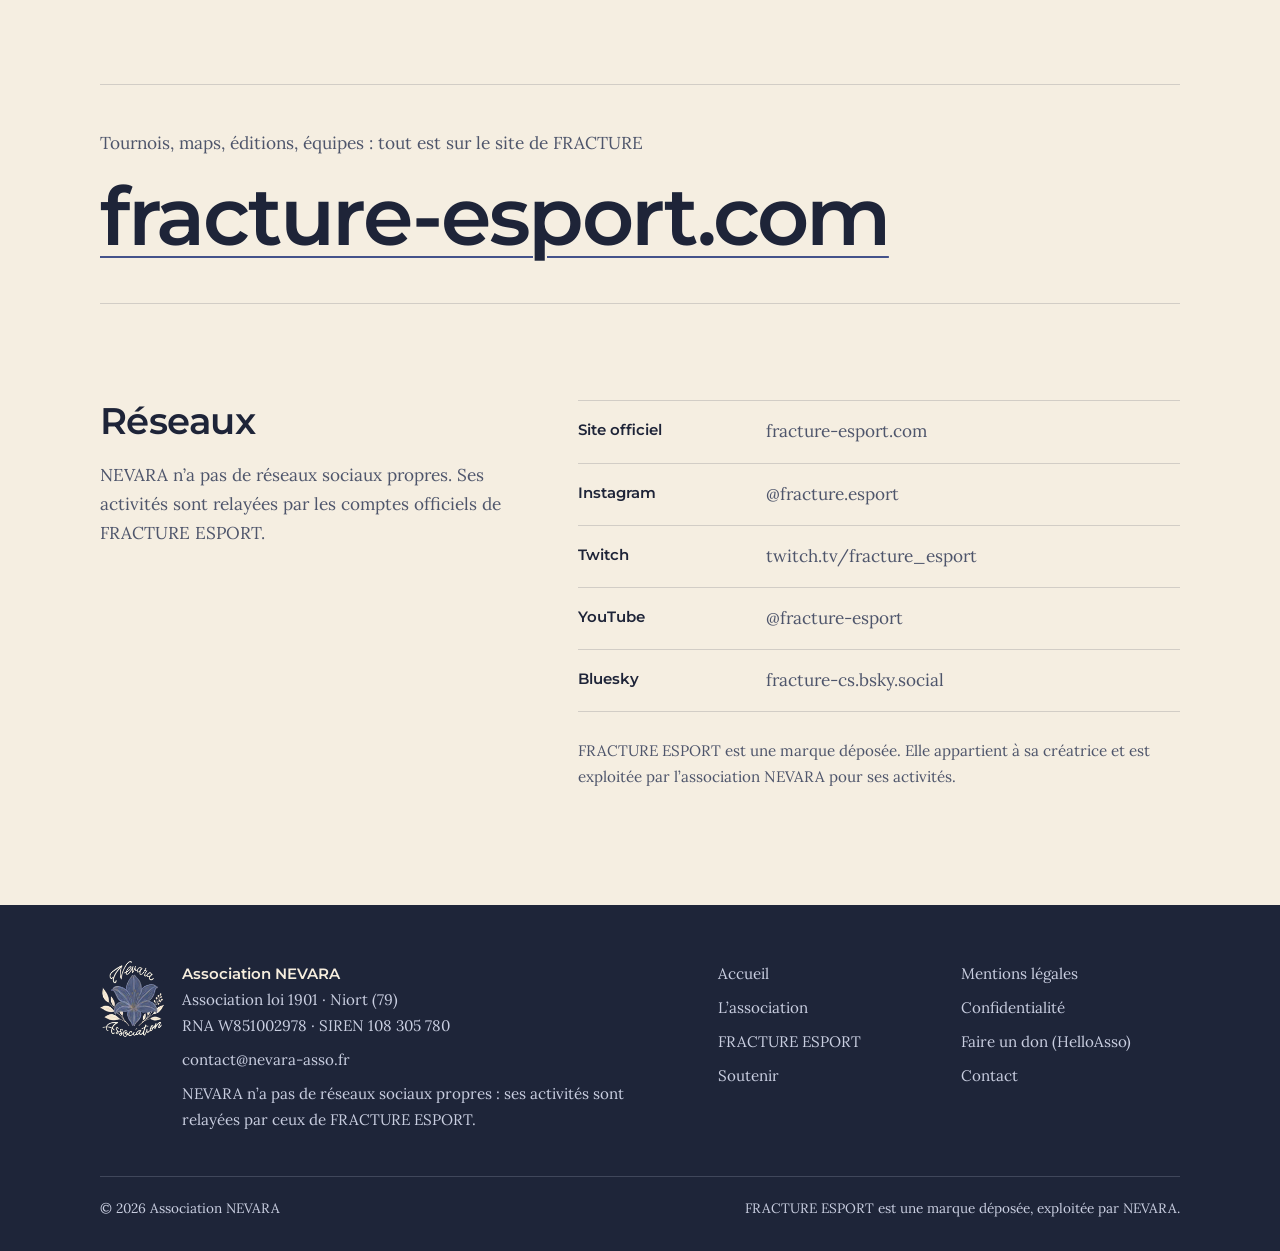
<file: fracture.html>
<!doctype html>
<html lang="fr">
<head>
<meta charset="utf-8">
<meta name="viewport" content="width=device-width, initial-scale=1, viewport-fit=cover">
<title>FRACTURE ESPORT · NEVARA</title>
<meta name="description" content="FRACTURE ESPORT est la structure esport de l'association NEVARA : des tournois Counter-Strike 2 en ligne, en 3v3, sur des maps originales qui exposent des œuvres d'artistes.">
<link rel="canonical" href="https://www.nevara-asso.com/fracture">
<meta name="theme-color" content="#1E2539">
<meta property="og:type" content="website">
<meta property="og:locale" content="fr_FR">
<meta property="og:site_name" content="Association NEVARA">
<meta property="og:title" content="FRACTURE ESPORT · NEVARA">
<meta property="og:description" content="FRACTURE ESPORT est la structure esport de l'association NEVARA : des tournois Counter-Strike 2 en ligne, en 3v3, sur des maps originales qui exposent des œuvres d'artistes.">
<meta property="og:url" content="https://www.nevara-asso.com/fracture">
<meta property="og:image" content="https://www.nevara-asso.com/assets/og-image.jpg">
<meta property="og:image:width" content="1200">
<meta property="og:image:height" content="630">
<meta name="twitter:card" content="summary_large_image">
<link rel="icon" href="favicon.ico" sizes="any">
<link rel="icon" type="image/png" sizes="32x32" href="favicon-32.png">
<link rel="apple-touch-icon" href="apple-touch-icon.png">
<link rel="manifest" href="manifest.json">
<link rel="preload" href="assets/fonts/montserrat-latin-600-normal.woff2" as="font" type="font/woff2" crossorigin>
<link rel="preload" href="assets/fonts/lora-latin-400-normal.woff2" as="font" type="font/woff2" crossorigin>
<link rel="stylesheet" href="assets/site.css">
<script type="application/ld+json">{"@context": "https://schema.org", "@type": "NGO", "name": "NEVARA", "alternateName": "Association NEVARA", "url": "https://www.nevara-asso.com/", "logo": "https://www.nevara-asso.com/assets/icon-512.png", "image": "https://www.nevara-asso.com/assets/og-image.jpg", "description": "Association loi 1901 qui promeut, développe et organise des activités à caractère culturel, éducatif, sportif et numérique. Elle porte FRACTURE ESPORT, sa structure esport.", "email": "contact@nevara-asso.fr", "foundingDate": "2018-06-04", "identifier": [{"@type": "PropertyValue", "propertyID": "RNA", "value": "W851002978"}, {"@type": "PropertyValue", "propertyID": "SIREN", "value": "108305780"}], "address": {"@type": "PostalAddress", "addressLocality": "Niort", "postalCode": "79000", "addressRegion": "Nouvelle-Aquitaine", "addressCountry": "FR"}, "department": {"@type": "SportsOrganization", "name": "FRACTURE ESPORT", "url": "https://fracture-esport.com"}}</script>
</head>
<body>
<a class="skip" href="#contenu">Aller au contenu</a>
<header class="site-head">
  <div class="wrap head-in">
    <a class="brand" href="index.html"><img src="assets/logo-sm.webp" width="120" height="160" alt=""><span>NEVARA</span></a>
    <button class="burger" type="button" aria-expanded="false" aria-controls="nav" aria-label="Ouvrir le menu"><svg viewBox="0 0 24 24" fill="none" stroke="currentColor" stroke-width="2" stroke-linecap="round" aria-hidden="true"><path d="M4 7h16M4 12h16M4 17h16"/></svg></button>
    <nav class="nav" id="nav" aria-label="Navigation principale">
      <a href="association.html">L'association</a><a href="fracture.html" aria-current="page">FRACTURE ESPORT</a><a href="soutenir.html">Soutenir</a>
      <a class="btn" href="contact.html">Nous écrire</a>
    </nav>
  </div>
</header>
<main id="contenu">
<section class="page-head nuit">
  <div class="wrap">
    <h1>FRACTURE ESPORT</h1>
    <p>Une marque déposée et la structure esport de NEVARA. FRACTURE organise des tournois sur Counter-Strike 2, dans un mode de jeu qu’on ne trouve nulle part ailleurs.</p>
  </div>
</section>

<section class="papier bloc">
  <div class="wrap">
    <div class="points">
      <div><h3>Le 3v3</h3><p>Counter-Strike se joue habituellement à cinq contre cinq. Les tournois FRACTURE se jouent à trois contre trois.</p></div>
      <div><h3>Des maps faites maison</h3><p>Chaque map est imaginée et construite par Alyx, la créatrice de FRACTURE ESPORT. Les nouvelles maps sont testées lors de soirées ouvertes à la communauté.</p></div>
      <div><h3>Des œuvres d’artistes dans le jeu</h3><p>Plusieurs maps intègrent des œuvres d’artistes invité·es, visibles par les joueur·euses et le public pendant les matchs.</p></div>
      <div><h3>Des tournois en ligne</h3><p>Les tournois sont gratuits et se jouent à distance. Les temps forts sont commentés en direct sur Twitch par des casteur·euses bénévoles.</p></div>
    </div>
  </div>
</section>

<section class="nuit bloc">
  <div class="wrap">
    <div class="titre-bloc"><h2>Quelques étapes</h2><p class="second">Le détail de chaque édition est publié sur <a href="https://fracture-esport.com" target="_blank" rel="noopener">fracture-esport.com</a>.</p></div>
    <ol class="frise">
      <li><span class="an">2025</span><span class="mois">Avril</span><h3>Édition 1, «&nbsp;Fontaine&nbsp;»</h3><p>Le premier tournoi, alors joué en 2v2.</p></li>
      <li><span class="an">2025</span><span class="mois">Septembre</span><h3>Passage au 3v3</h3><p>À partir de l’édition 3, «&nbsp;Pile ou Face&nbsp;», les tournois se jouent en 3v3.</p></li>
      <li><span class="an">2026</span><span class="mois">Septembre</span><h3>Édition 6, «&nbsp;Fanatisme&nbsp;»</h3><p>16 équipes, des poules jusqu’à une grande finale en BO5.</p></li>
      <li><span class="an">2026</span><span class="mois">Septembre</span><h3>FRACTURE x Croissant Strike</h3><p>Une première collaboration&nbsp;: 32 équipes et 96 joueur·euses.</p></li>
    </ol>
  </div>
</section>

<section class="papier bloc" id="reseaux">
  <div class="wrap">
    <a class="grand-lien" href="https://fracture-esport.com" target="_blank" rel="noopener"><span class="sous">Tournois, maps, éditions, équipes&nbsp;: tout est sur le site de FRACTURE</span><span class="dom">fracture-esport.com</span></a>
  </div>
  <div class="wrap deux-asym" style="margin-top:clamp(56px,8vw,96px)">
    <div class="prose">
      <h2>Réseaux</h2>
      <p class="second">NEVARA n’a pas de réseaux sociaux propres. Ses activités sont relayées par les comptes officiels de FRACTURE ESPORT.</p>
    </div>
    <div style="display:grid;gap:26px;min-width:0">
      <ul class="reseaux"><li><a href="https://fracture-esport.com" target="_blank" rel="noopener"><span class="nom">Site officiel</span><span class="id">fracture-esport.com</span></a></li><li><a href="https://www.instagram.com/fracture.esport" target="_blank" rel="noopener"><span class="nom">Instagram</span><span class="id">@fracture.esport</span></a></li><li><a href="https://www.twitch.tv/fracture_esport" target="_blank" rel="noopener"><span class="nom">Twitch</span><span class="id">twitch.tv/fracture_esport</span></a></li><li><a href="https://www.youtube.com/@fracture-esport" target="_blank" rel="noopener"><span class="nom">YouTube</span><span class="id">@fracture-esport</span></a></li><li><a href="https://bsky.app/profile/fracture-cs.bsky.social" target="_blank" rel="noopener"><span class="nom">Bluesky</span><span class="id">fracture-cs.bsky.social</span></a></li></ul>
      <p class="note">FRACTURE ESPORT est une marque déposée. Elle appartient à sa créatrice et est exploitée par l’association NEVARA pour ses activités.</p>
    </div>
  </div>
</section>
</main>
<footer class="site-foot">
  <div class="wrap">
    <div class="foot-haut">
      <div class="foot-id">
        <img src="assets/logo-sm.webp" width="120" height="160" alt="Logo de l’association NEVARA">
        <div>
          <p><strong>Association NEVARA</strong><br>Association loi 1901 · Niort (79)<br>RNA W851002978 · SIREN 108 305 780</p>
          <p>contact@nevara-asso.fr</p>
          <p>NEVARA n’a pas de réseaux sociaux propres&nbsp;: ses activités sont relayées par <a href="fracture.html#reseaux">ceux de FRACTURE ESPORT</a>.</p>
        </div>
      </div>
      <ul class="foot-liens">
        <li><a href="index.html">Accueil</a></li>
        <li><a href="mentions-legales.html">Mentions légales</a></li>
        <li><a href="association.html">L’association</a></li>
        <li><a href="confidentialite.html">Confidentialité</a></li>
        <li><a href="fracture.html">FRACTURE ESPORT</a></li>
        <li><a href="https://www.helloasso.com/associations/nevara-association/formulaires/1" target="_blank" rel="noopener">Faire un don (HelloAsso)</a></li>
        <li><a href="soutenir.html">Soutenir</a></li>
        <li><a href="contact.html">Contact</a></li>
      </ul>
    </div>
    <div class="foot-bas">
      <span>© <span id="annee">2026</span> Association NEVARA</span>
      <span>FRACTURE ESPORT est une marque déposée, exploitée par NEVARA.</span>
    </div>
  </div>
</footer>
<script src="assets/site.js" defer></script>
</body>
</html>
</file>
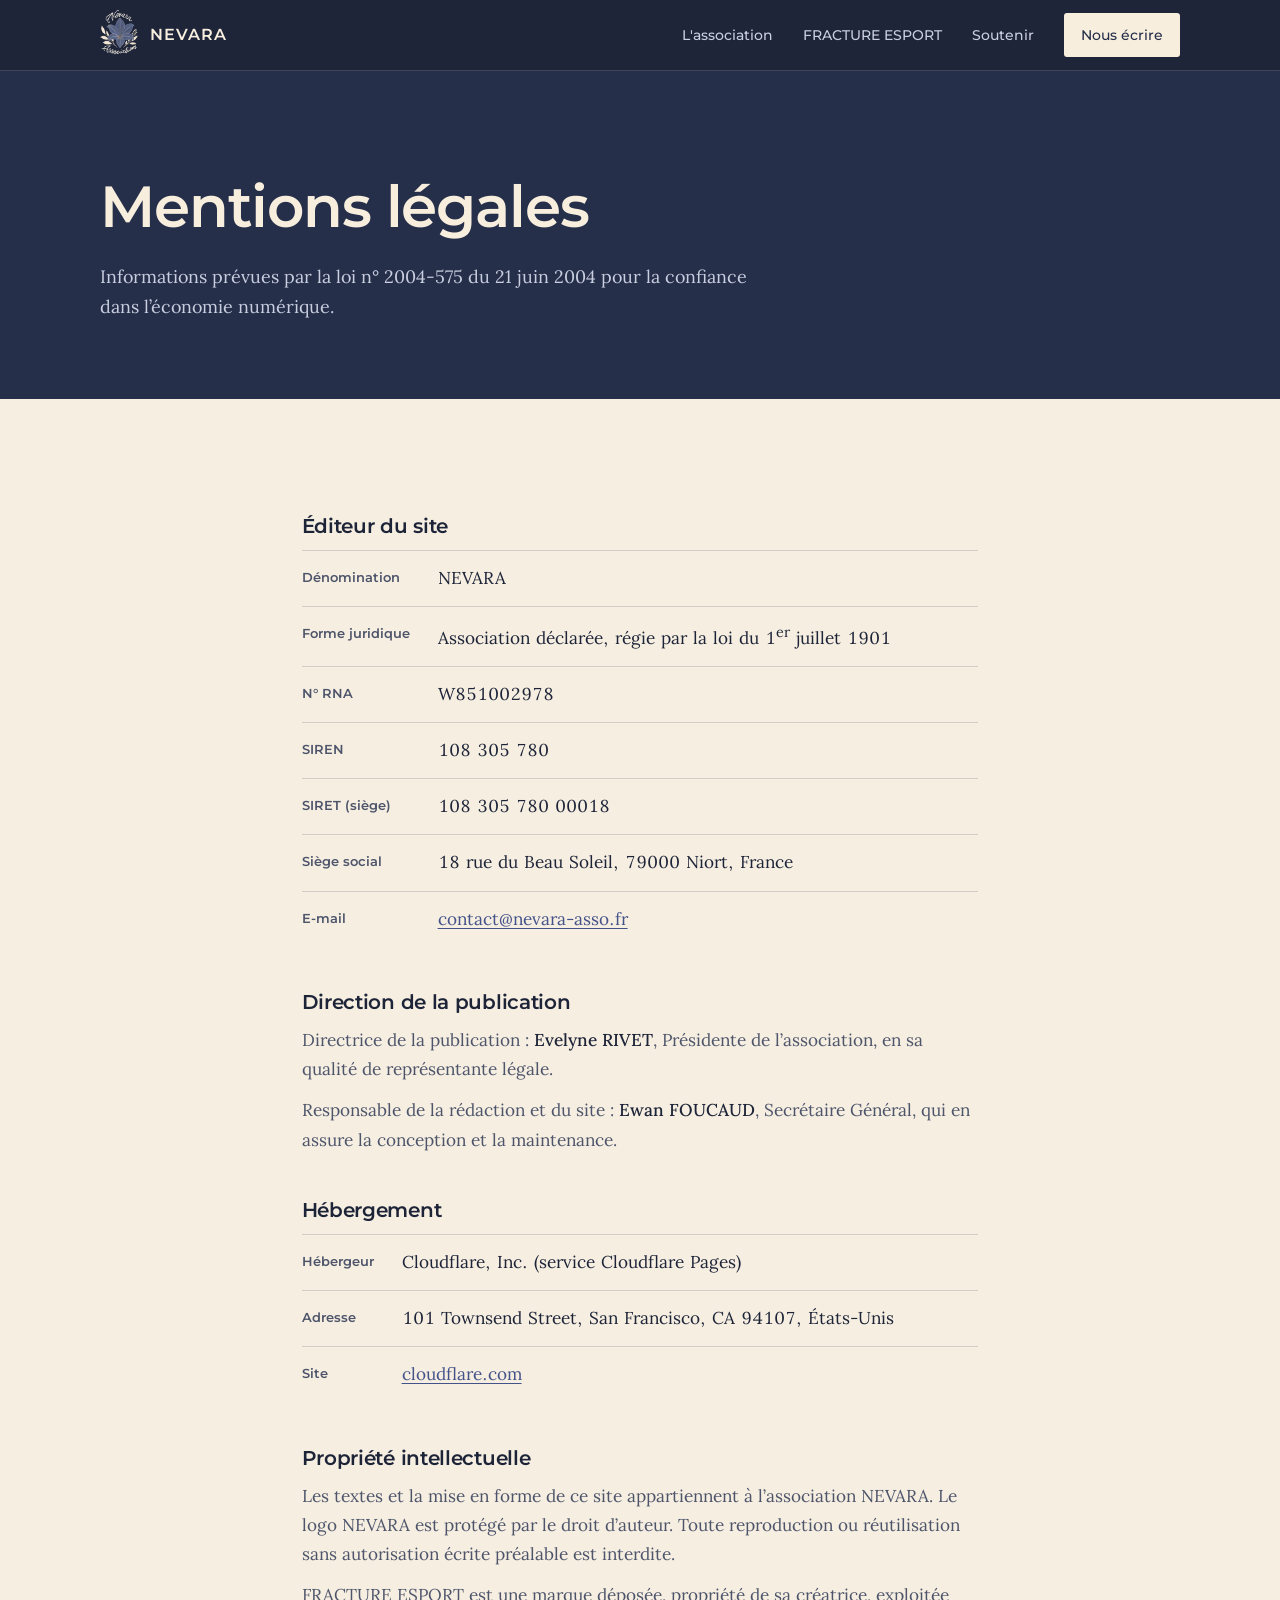
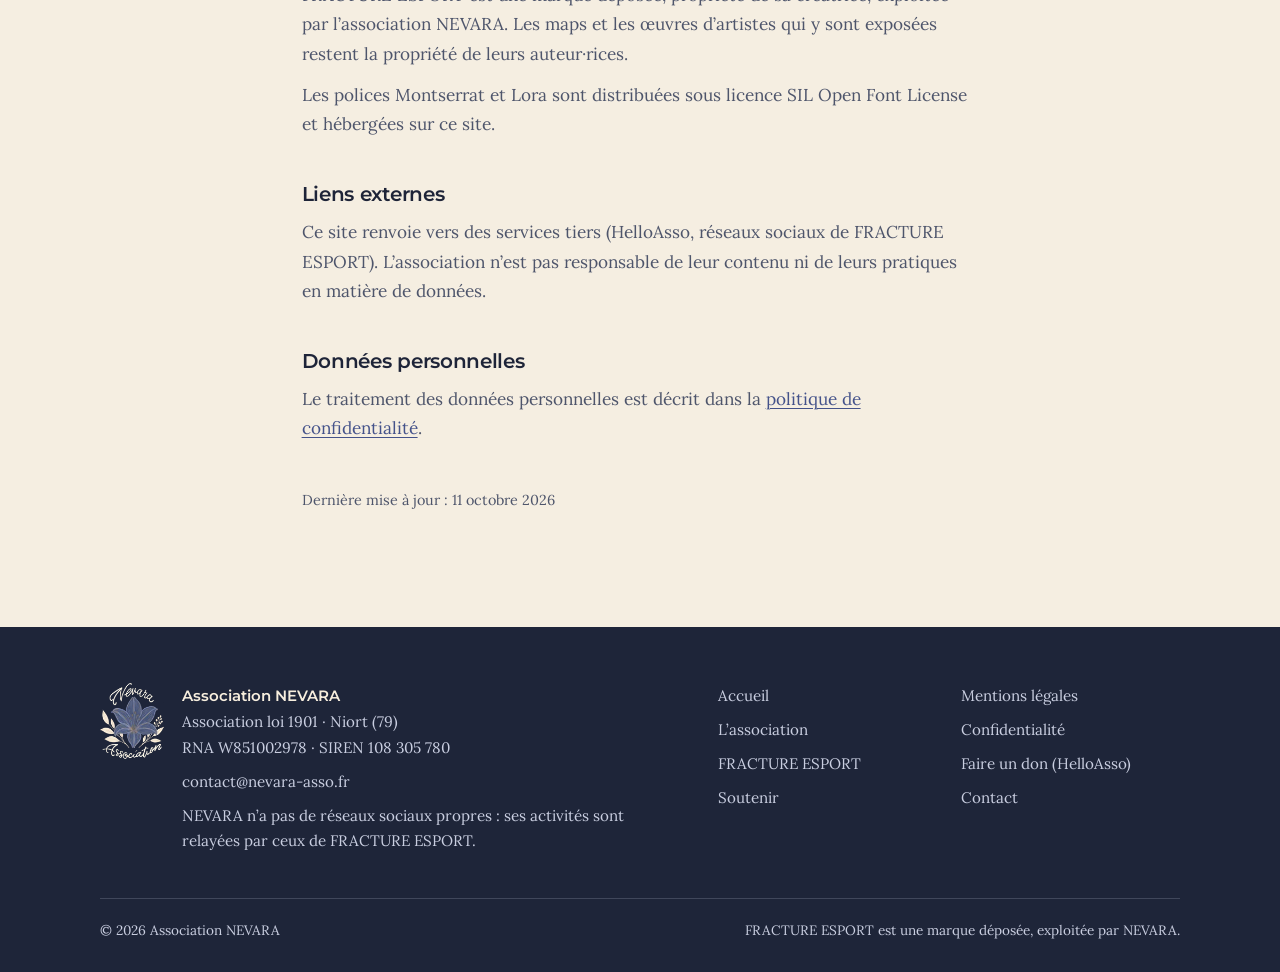
<file: mentions-legales.html>
<!doctype html>
<html lang="fr">
<head>
<meta charset="utf-8">
<meta name="viewport" content="width=device-width, initial-scale=1, viewport-fit=cover">
<title>Mentions légales · NEVARA</title>
<meta name="description" content="Mentions légales du site de l'association NEVARA : éditeur, direction de la publication, hébergement, propriété intellectuelle.">
<link rel="canonical" href="https://www.nevara-asso.com/mentions-legales">
<meta name="theme-color" content="#1E2539">
<meta property="og:type" content="website">
<meta property="og:locale" content="fr_FR">
<meta property="og:site_name" content="Association NEVARA">
<meta property="og:title" content="Mentions légales · NEVARA">
<meta property="og:description" content="Mentions légales du site de l'association NEVARA : éditeur, direction de la publication, hébergement, propriété intellectuelle.">
<meta property="og:url" content="https://www.nevara-asso.com/mentions-legales">
<meta property="og:image" content="https://www.nevara-asso.com/assets/og-image.jpg">
<meta property="og:image:width" content="1200">
<meta property="og:image:height" content="630">
<meta name="twitter:card" content="summary_large_image">
<link rel="icon" href="favicon.ico" sizes="any">
<link rel="icon" type="image/png" sizes="32x32" href="favicon-32.png">
<link rel="apple-touch-icon" href="apple-touch-icon.png">
<link rel="manifest" href="manifest.json">
<link rel="preload" href="assets/fonts/montserrat-latin-600-normal.woff2" as="font" type="font/woff2" crossorigin>
<link rel="preload" href="assets/fonts/lora-latin-400-normal.woff2" as="font" type="font/woff2" crossorigin>
<link rel="stylesheet" href="assets/site.css">
<script type="application/ld+json">{"@context": "https://schema.org", "@type": "NGO", "name": "NEVARA", "alternateName": "Association NEVARA", "url": "https://www.nevara-asso.com/", "logo": "https://www.nevara-asso.com/assets/icon-512.png", "image": "https://www.nevara-asso.com/assets/og-image.jpg", "description": "Association loi 1901 qui promeut, développe et organise des activités à caractère culturel, éducatif, sportif et numérique. Elle porte FRACTURE ESPORT, sa structure esport.", "email": "contact@nevara-asso.fr", "foundingDate": "2018-06-04", "identifier": [{"@type": "PropertyValue", "propertyID": "RNA", "value": "W851002978"}, {"@type": "PropertyValue", "propertyID": "SIREN", "value": "108305780"}], "address": {"@type": "PostalAddress", "addressLocality": "Niort", "postalCode": "79000", "addressRegion": "Nouvelle-Aquitaine", "addressCountry": "FR"}, "department": {"@type": "SportsOrganization", "name": "FRACTURE ESPORT", "url": "https://fracture-esport.com"}}</script>
</head>
<body>
<a class="skip" href="#contenu">Aller au contenu</a>
<header class="site-head">
  <div class="wrap head-in">
    <a class="brand" href="index.html"><img src="assets/logo-sm.webp" width="120" height="160" alt=""><span>NEVARA</span></a>
    <button class="burger" type="button" aria-expanded="false" aria-controls="nav" aria-label="Ouvrir le menu"><svg viewBox="0 0 24 24" fill="none" stroke="currentColor" stroke-width="2" stroke-linecap="round" aria-hidden="true"><path d="M4 7h16M4 12h16M4 17h16"/></svg></button>
    <nav class="nav" id="nav" aria-label="Navigation principale">
      <a href="association.html">L'association</a><a href="fracture.html">FRACTURE ESPORT</a><a href="soutenir.html">Soutenir</a>
      <a class="btn" href="contact.html">Nous écrire</a>
    </nav>
  </div>
</header>
<main id="contenu">
<section class="page-head nuit">
  <div class="wrap">
    <h1>Mentions légales</h1>
    <p>Informations prévues par la loi n° 2004-575 du 21 juin 2004 pour la confiance dans l’économie numérique.</p>
  </div>
</section>

<section class="papier bloc">
  <div class="wrap legal">
    <section>
      <h2>Éditeur du site</h2>
      <dl class="fiche">
        <dt>Dénomination</dt><dd>NEVARA</dd>
        <dt>Forme juridique</dt><dd>Association déclarée, régie par la loi du 1<sup>er</sup> juillet 1901</dd>
        <dt>N° RNA</dt><dd>W851002978</dd>
        <dt>SIREN</dt><dd>108 305 780</dd>
        <dt>SIRET (siège)</dt><dd>108 305 780 00018</dd>
        <dt>Siège social</dt><dd>18 rue du Beau Soleil, 79000 Niort, France</dd>
        <dt>E-mail</dt><dd><a href="mailto:contact@nevara-asso.fr">contact@nevara-asso.fr</a></dd>
      </dl>
    </section>
    <section>
      <h2>Direction de la publication</h2>
      <p>Directrice de la publication&nbsp;: <strong>Evelyne RIVET</strong>, Présidente de l’association, en sa qualité de représentante légale.</p>
      <p>Responsable de la rédaction et du site&nbsp;: <strong>Ewan FOUCAUD</strong>, Secrétaire Général, qui en assure la conception et la maintenance.</p>
    </section>
    <section>
      <h2>Hébergement</h2>
      <dl class="fiche">
        <dt>Hébergeur</dt><dd>Cloudflare, Inc. (service Cloudflare Pages)</dd>
        <dt>Adresse</dt><dd>101 Townsend Street, San Francisco, CA 94107, États-Unis</dd>
        <dt>Site</dt><dd><a href="https://www.cloudflare.com" target="_blank" rel="noopener">cloudflare.com</a></dd>
      </dl>
    </section>
    <section>
      <h2>Propriété intellectuelle</h2>
      <p>Les textes et la mise en forme de ce site appartiennent à l’association NEVARA. Le logo NEVARA est protégé par le droit d’auteur. Toute reproduction ou réutilisation sans autorisation écrite préalable est interdite.</p>
      <p>FRACTURE ESPORT est une marque déposée, propriété de sa créatrice, exploitée par l’association NEVARA. Les maps et les œuvres d’artistes qui y sont exposées restent la propriété de leurs auteur·rices.</p>
      <p>Les polices Montserrat et Lora sont distribuées sous licence SIL Open Font License et hébergées sur ce site.</p>
    </section>
    <section>
      <h2>Liens externes</h2>
      <p>Ce site renvoie vers des services tiers (HelloAsso, réseaux sociaux de FRACTURE ESPORT). L’association n’est pas responsable de leur contenu ni de leurs pratiques en matière de données.</p>
    </section>
    <section>
      <h2>Données personnelles</h2>
      <p>Le traitement des données personnelles est décrit dans la <a href="confidentialite.html">politique de confidentialité</a>.</p>
    </section>
    <p class="maj">Dernière mise à jour&nbsp;: 11 octobre 2026</p>
  </div>
</section>
</main>
<footer class="site-foot">
  <div class="wrap">
    <div class="foot-haut">
      <div class="foot-id">
        <img src="assets/logo-sm.webp" width="120" height="160" alt="Logo de l’association NEVARA">
        <div>
          <p><strong>Association NEVARA</strong><br>Association loi 1901 · Niort (79)<br>RNA W851002978 · SIREN 108 305 780</p>
          <p>contact@nevara-asso.fr</p>
          <p>NEVARA n’a pas de réseaux sociaux propres&nbsp;: ses activités sont relayées par <a href="fracture.html#reseaux">ceux de FRACTURE ESPORT</a>.</p>
        </div>
      </div>
      <ul class="foot-liens">
        <li><a href="index.html">Accueil</a></li>
        <li><a href="mentions-legales.html">Mentions légales</a></li>
        <li><a href="association.html">L’association</a></li>
        <li><a href="confidentialite.html">Confidentialité</a></li>
        <li><a href="fracture.html">FRACTURE ESPORT</a></li>
        <li><a href="https://www.helloasso.com/associations/nevara-association/formulaires/1" target="_blank" rel="noopener">Faire un don (HelloAsso)</a></li>
        <li><a href="soutenir.html">Soutenir</a></li>
        <li><a href="contact.html">Contact</a></li>
      </ul>
    </div>
    <div class="foot-bas">
      <span>© <span id="annee">2026</span> Association NEVARA</span>
      <span>FRACTURE ESPORT est une marque déposée, exploitée par NEVARA.</span>
    </div>
  </div>
</footer>
<script src="assets/site.js" defer></script>
</body>
</html>
</file>
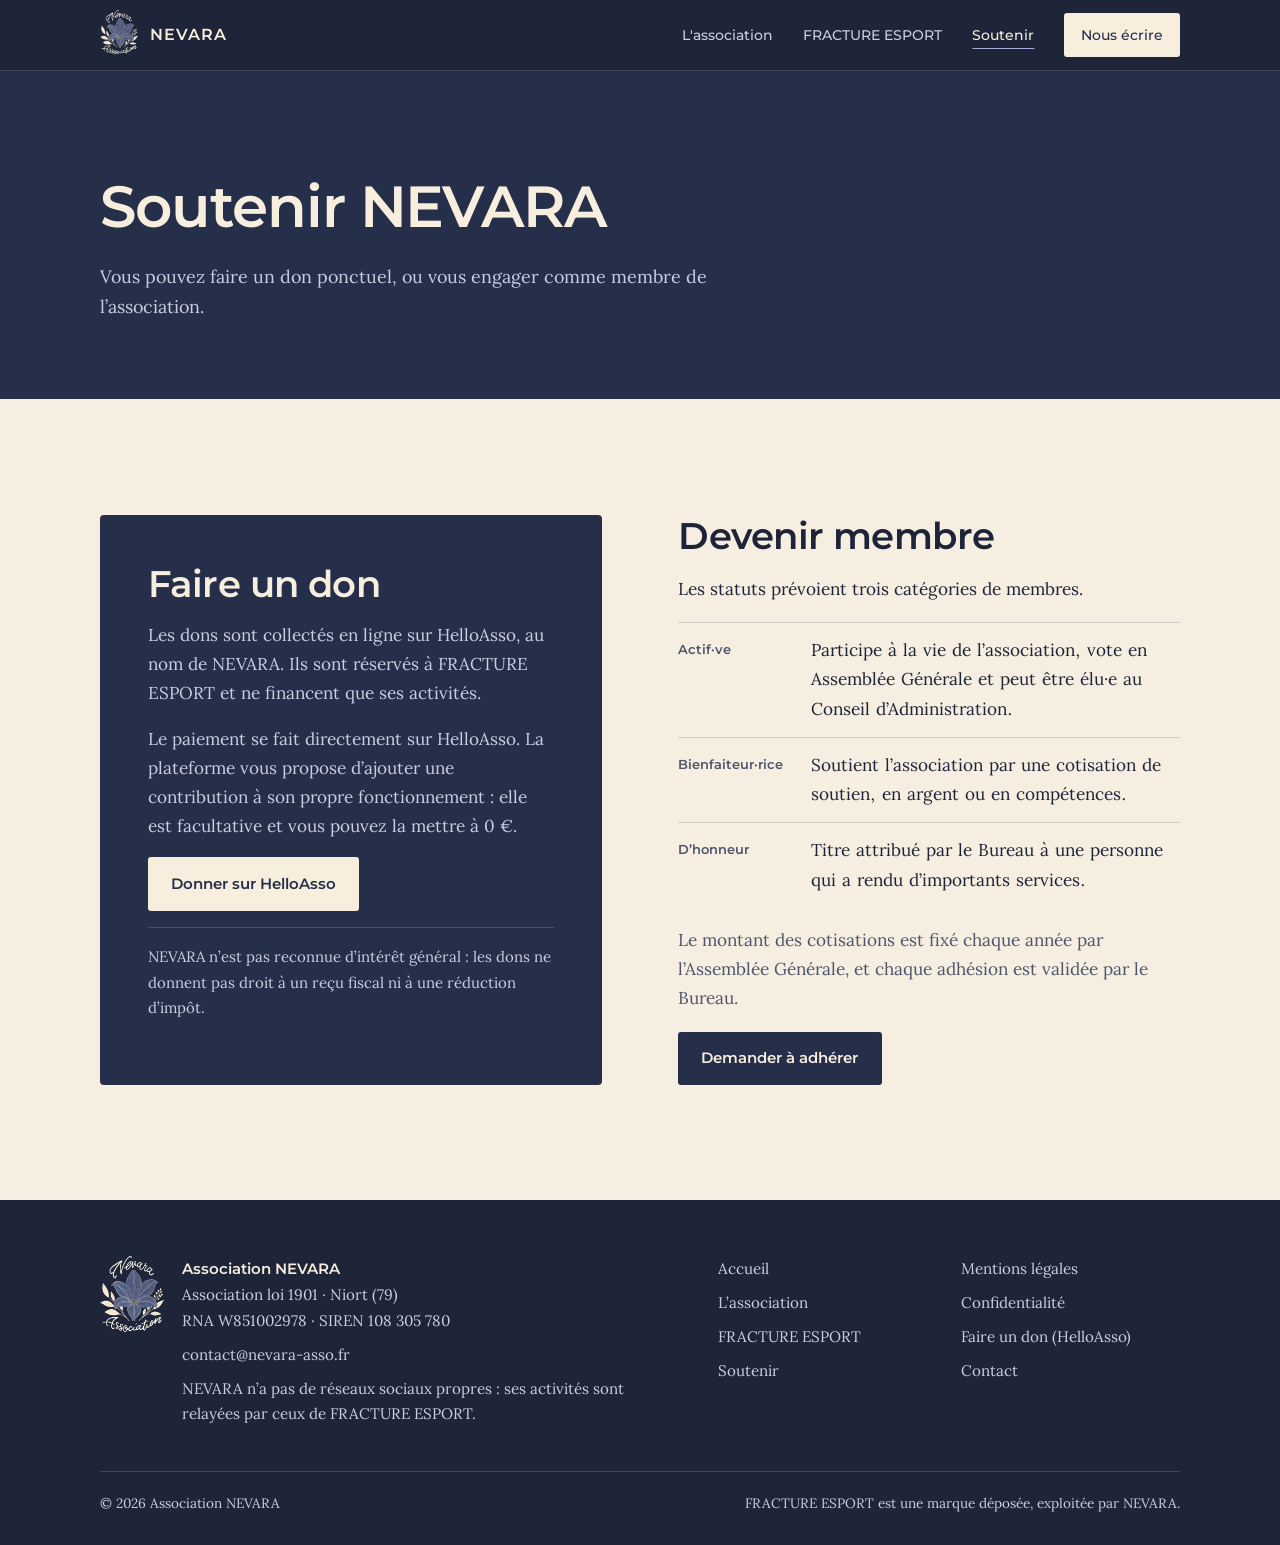
<file: soutenir.html>
<!doctype html>
<html lang="fr">
<head>
<meta charset="utf-8">
<meta name="viewport" content="width=device-width, initial-scale=1, viewport-fit=cover">
<title>Soutenir · NEVARA</title>
<meta name="description" content="Soutenir l'association NEVARA : faire un don en ligne via HelloAsso pour FRACTURE ESPORT, ou devenir membre de l'association.">
<link rel="canonical" href="https://www.nevara-asso.com/soutenir">
<meta name="theme-color" content="#1E2539">
<meta property="og:type" content="website">
<meta property="og:locale" content="fr_FR">
<meta property="og:site_name" content="Association NEVARA">
<meta property="og:title" content="Soutenir · NEVARA">
<meta property="og:description" content="Soutenir l'association NEVARA : faire un don en ligne via HelloAsso pour FRACTURE ESPORT, ou devenir membre de l'association.">
<meta property="og:url" content="https://www.nevara-asso.com/soutenir">
<meta property="og:image" content="https://www.nevara-asso.com/assets/og-image.jpg">
<meta property="og:image:width" content="1200">
<meta property="og:image:height" content="630">
<meta name="twitter:card" content="summary_large_image">
<link rel="icon" href="favicon.ico" sizes="any">
<link rel="icon" type="image/png" sizes="32x32" href="favicon-32.png">
<link rel="apple-touch-icon" href="apple-touch-icon.png">
<link rel="manifest" href="manifest.json">
<link rel="preload" href="assets/fonts/montserrat-latin-600-normal.woff2" as="font" type="font/woff2" crossorigin>
<link rel="preload" href="assets/fonts/lora-latin-400-normal.woff2" as="font" type="font/woff2" crossorigin>
<link rel="stylesheet" href="assets/site.css">
<script type="application/ld+json">{"@context": "https://schema.org", "@type": "NGO", "name": "NEVARA", "alternateName": "Association NEVARA", "url": "https://www.nevara-asso.com/", "logo": "https://www.nevara-asso.com/assets/icon-512.png", "image": "https://www.nevara-asso.com/assets/og-image.jpg", "description": "Association loi 1901 qui promeut, développe et organise des activités à caractère culturel, éducatif, sportif et numérique. Elle porte FRACTURE ESPORT, sa structure esport.", "email": "contact@nevara-asso.fr", "foundingDate": "2018-06-04", "identifier": [{"@type": "PropertyValue", "propertyID": "RNA", "value": "W851002978"}, {"@type": "PropertyValue", "propertyID": "SIREN", "value": "108305780"}], "address": {"@type": "PostalAddress", "addressLocality": "Niort", "postalCode": "79000", "addressRegion": "Nouvelle-Aquitaine", "addressCountry": "FR"}, "department": {"@type": "SportsOrganization", "name": "FRACTURE ESPORT", "url": "https://fracture-esport.com"}}</script>
</head>
<body>
<a class="skip" href="#contenu">Aller au contenu</a>
<header class="site-head">
  <div class="wrap head-in">
    <a class="brand" href="index.html"><img src="assets/logo-sm.webp" width="120" height="160" alt=""><span>NEVARA</span></a>
    <button class="burger" type="button" aria-expanded="false" aria-controls="nav" aria-label="Ouvrir le menu"><svg viewBox="0 0 24 24" fill="none" stroke="currentColor" stroke-width="2" stroke-linecap="round" aria-hidden="true"><path d="M4 7h16M4 12h16M4 17h16"/></svg></button>
    <nav class="nav" id="nav" aria-label="Navigation principale">
      <a href="association.html">L'association</a><a href="fracture.html">FRACTURE ESPORT</a><a href="soutenir.html" aria-current="page">Soutenir</a>
      <a class="btn" href="contact.html">Nous écrire</a>
    </nav>
  </div>
</header>
<main id="contenu">
<section class="page-head nuit">
  <div class="wrap">
    <h1>Soutenir NEVARA</h1>
    <p>Vous pouvez faire un don ponctuel, ou vous engager comme membre de l’association.</p>
  </div>
</section>

<section class="papier bloc">
  <div class="wrap deux">
    <div class="pave">
      <h2>Faire un don</h2>
      <p class="second">Les dons sont collectés en ligne sur HelloAsso, au nom de NEVARA. Ils sont réservés à FRACTURE ESPORT et ne financent que ses activités.</p>
      <p class="second">Le paiement se fait directement sur HelloAsso. La plateforme vous propose d’ajouter une contribution à son propre fonctionnement&nbsp;: elle est facultative et vous pouvez la mettre à 0&nbsp;€.</p>
      <div class="actions"><a class="btn btn-plein sur-nuit" href="https://www.helloasso.com/associations/nevara-association/formulaires/1" target="_blank" rel="noopener">Donner sur HelloAsso</a></div>
      <p class="encart">NEVARA n’est pas reconnue d’intérêt général&nbsp;: les dons ne donnent pas droit à un reçu fiscal ni à une réduction d’impôt.</p>
    </div>
    <div class="prose">
      <h2>Devenir membre</h2>
      <p>Les statuts prévoient trois catégories de membres.</p>
      <dl class="fiche">
        <dt>Actif·ve</dt><dd>Participe à la vie de l’association, vote en Assemblée Générale et peut être élu·e au Conseil d’Administration.</dd>
        <dt>Bienfaiteur·rice</dt><dd>Soutient l’association par une cotisation de soutien, en argent ou en compétences.</dd>
        <dt>D’honneur</dt><dd>Titre attribué par le Bureau à une personne qui a rendu d’importants services.</dd>
      </dl>
      <p class="second">Le montant des cotisations est fixé chaque année par l’Assemblée Générale, et chaque adhésion est validée par le Bureau.</p>
      <div class="actions"><a class="btn btn-plein" href="contact.html?sujet=adhesion">Demander à adhérer</a></div>
    </div>
  </div>
</section>
</main>
<footer class="site-foot">
  <div class="wrap">
    <div class="foot-haut">
      <div class="foot-id">
        <img src="assets/logo-sm.webp" width="120" height="160" alt="Logo de l’association NEVARA">
        <div>
          <p><strong>Association NEVARA</strong><br>Association loi 1901 · Niort (79)<br>RNA W851002978 · SIREN 108 305 780</p>
          <p>contact@nevara-asso.fr</p>
          <p>NEVARA n’a pas de réseaux sociaux propres&nbsp;: ses activités sont relayées par <a href="fracture.html#reseaux">ceux de FRACTURE ESPORT</a>.</p>
        </div>
      </div>
      <ul class="foot-liens">
        <li><a href="index.html">Accueil</a></li>
        <li><a href="mentions-legales.html">Mentions légales</a></li>
        <li><a href="association.html">L’association</a></li>
        <li><a href="confidentialite.html">Confidentialité</a></li>
        <li><a href="fracture.html">FRACTURE ESPORT</a></li>
        <li><a href="https://www.helloasso.com/associations/nevara-association/formulaires/1" target="_blank" rel="noopener">Faire un don (HelloAsso)</a></li>
        <li><a href="soutenir.html">Soutenir</a></li>
        <li><a href="contact.html">Contact</a></li>
      </ul>
    </div>
    <div class="foot-bas">
      <span>© <span id="annee">2026</span> Association NEVARA</span>
      <span>FRACTURE ESPORT est une marque déposée, exploitée par NEVARA.</span>
    </div>
  </div>
</footer>
<script src="assets/site.js" defer></script>
</body>
</html>
</file>
<file: assets/site.css>
/* =====================================================================
   NEVARA · feuille de style commune (v2)
   Mise en page : alternance « nuit » (marine du logo) et « papier »
   (crème), le lys du logo en grand dans le héros comme seule image.
   Couleurs : accent bleu-lys tiré de la fleur ; aucun trait décoratif,
   l'or ne sert qu'aux points de la frise.
   Typo : Lora pour lire, Montserrat pour structurer. Italique réservé
   aux citations.
   ===================================================================== */

@font-face{font-family:"Montserrat";font-style:normal;font-weight:400;font-display:swap;src:url(fonts/montserrat-latin-400-normal.woff2) format("woff2")}
@font-face{font-family:"Montserrat";font-style:normal;font-weight:500;font-display:swap;src:url(fonts/montserrat-latin-500-normal.woff2) format("woff2")}
@font-face{font-family:"Montserrat";font-style:normal;font-weight:600;font-display:swap;src:url(fonts/montserrat-latin-600-normal.woff2) format("woff2")}
@font-face{font-family:"Montserrat";font-style:normal;font-weight:700;font-display:swap;src:url(fonts/montserrat-latin-700-normal.woff2) format("woff2")}
@font-face{font-family:"Lora";font-style:normal;font-weight:400;font-display:swap;src:url(fonts/lora-latin-400-normal.woff2) format("woff2")}
@font-face{font-family:"Lora";font-style:italic;font-weight:400;font-display:swap;src:url(fonts/lora-latin-400-italic.woff2) format("woff2")}
@font-face{font-family:"Lora";font-style:normal;font-weight:500;font-display:swap;src:url(fonts/lora-latin-500-normal.woff2) format("woff2")}
@font-face{font-family:"Lora";font-style:italic;font-weight:500;font-display:swap;src:url(fonts/lora-latin-500-italic.woff2) format("woff2")}

:root{
  /* Nuit */
  --marine:#262F4A;      /* fond du logo */
  --marine-2:#1E2539;    /* menu, pied de page */
  --creme:#F7EEDE;       /* texte sur nuit, lettrage du logo */
  --creme-2:#C9CEE0;     /* texte secondaire sur nuit (8,4:1) */
  --lys:#A3AEDB;         /* accent sur nuit : pétales du lys (6,5:1) */
  --filet-nuit:rgba(201,206,224,.2);
  /* Papier */
  --papier:#F5EEE1;
  --papier-2:#EDE3D1;
  --encre:#1E2438;       /* texte sur papier (13:1) */
  --encre-2:#4E556B;     /* texte secondaire sur papier (6:1) */
  --lys-fonce:#44528A;   /* accent sur papier (6,3:1) */
  --filet-papier:rgba(30,36,56,.16);
  /* Touche */
  --or:#C78823;          /* seule touche dorée : les points de la frise */

  --titre:"Montserrat",system-ui,-apple-system,"Segoe UI",Arial,sans-serif;
  --texte:"Lora",Georgia,"Times New Roman",serif;
  --wrap:1160px;
  color-scheme:dark;
}

*,*::before,*::after{box-sizing:border-box}
html{scroll-behavior:smooth;-webkit-text-size-adjust:100%}
body{margin:0;background:var(--papier);color:var(--encre);font-family:var(--texte);font-size:1.075rem;line-height:1.7;-webkit-font-smoothing:antialiased;overflow-x:hidden}
img{max-width:100%;height:auto;display:block}
h1,h2,h3{font-family:var(--titre);line-height:1.15;margin:0;text-wrap:balance;letter-spacing:-.015em;font-weight:600}
h2{font-size:clamp(1.6rem,1.2rem + 1.4vw,2.3rem)}
h3{font-size:1.06rem;letter-spacing:0}
p{margin:0}
ul,ol,dl{margin:0;padding:0}
:focus-visible{outline:2px solid var(--lys);outline-offset:3px;border-radius:2px}
.skip{position:absolute;left:-9999px;top:8px;background:var(--creme);color:var(--marine);padding:8px 14px;z-index:100;font-family:var(--titre);font-weight:600}
.skip:focus{left:12px}
.wrap{max-width:var(--wrap);margin-inline:auto;padding-inline:clamp(16px,4.5vw,40px)}

/* --- Ambiances --- */
.nuit{background:var(--marine);color:var(--creme)}
.nuit a{color:var(--lys)}
.nuit a:hover{color:var(--creme)}
.papier{background:var(--papier);color:var(--encre)}
.papier-2{background:var(--papier-2);color:var(--encre)}
.papier a,.papier-2 a{color:var(--lys-fonce)}
.papier a:hover,.papier-2 a:hover{color:var(--encre)}
a{text-underline-offset:3px;text-decoration-thickness:1px}
.bloc{padding-block:clamp(64px,9vw,120px)}
.bloc.serre{padding-block:clamp(44px,6vw,72px)}
.second{color:var(--encre-2)}
.nuit .second{color:var(--creme-2)}


/* --- Boutons --- */
.btn{display:inline-flex;align-items:center;font-family:var(--titre);font-weight:600;font-size:.92rem;padding:.9em 1.5em;border-radius:3px;text-decoration:none;cursor:pointer;border:1px solid transparent;transition:background .2s,color .2s,border-color .2s}
.nuit .btn-plein,.btn.btn-plein.sur-nuit{background:var(--creme);color:var(--marine)}
.nuit .btn-plein:hover,.btn.btn-plein.sur-nuit:hover{background:#fff;color:var(--marine)}
.papier .btn-plein,.papier-2 .btn-plein{background:var(--marine);color:var(--creme)}
.papier .btn-plein:hover,.papier-2 .btn-plein:hover{background:var(--encre);color:#fff}
.lien{font-family:var(--titre);font-weight:600;font-size:.92rem;text-decoration:underline;text-decoration-thickness:1px;text-underline-offset:5px}
.actions{display:flex;flex-wrap:wrap;align-items:center;gap:14px 26px}

/* --- En-tête --- */
.site-head{position:sticky;top:env(safe-area-inset-top,0px);z-index:50;background:var(--marine-2);color:var(--creme);border-bottom:1px solid var(--filet-nuit)}
.head-in{display:flex;align-items:center;justify-content:space-between;gap:16px;min-height:70px}
.brand{display:flex;align-items:center;gap:12px;text-decoration:none;color:var(--creme)}
.brand img{width:38px}
.brand span{font-family:var(--titre);font-weight:600;font-size:1.02rem;letter-spacing:.06em}
.nav{display:flex;align-items:center;gap:30px}
.nav a{font-family:var(--titre);font-size:.9rem;font-weight:500;color:var(--creme-2);text-decoration:none}
.nav a:hover{color:var(--creme)}
.nav a[aria-current="page"]{color:var(--creme);text-decoration:underline;text-decoration-color:var(--lys);text-underline-offset:8px}
.nav a.btn{color:var(--marine);background:var(--creme);padding:.62em 1.1em;text-decoration:none}
.nav a.btn:hover{background:#fff}
.burger{display:none;background:none;border:1px solid var(--filet-nuit);border-radius:3px;width:44px;height:44px;align-items:center;justify-content:center;cursor:pointer;color:var(--creme)}
.burger svg{width:22px;height:22px}
@media (max-width:860px){
  .burger{display:inline-flex}
  .nav{position:absolute;left:0;right:0;top:100%;flex-direction:column;align-items:stretch;gap:0;background:var(--marine-2);border-bottom:1px solid var(--filet-nuit);padding:6px clamp(16px,4.5vw,40px) 20px;display:none}
  .nav.open{display:flex}
  .nav a{padding:14px 0;border-bottom:1px solid var(--filet-nuit)}
  .nav a[aria-current="page"]{text-decoration:none;color:var(--lys)}
  .nav a.btn{margin-top:16px;justify-content:center;border-bottom:0}
}

/* --- Héros d'accueil : le lys en grand, coupé par le bord --- */
.hero{position:relative;overflow:hidden;isolation:isolate}
.hero-in{position:relative;min-height:clamp(520px,78vh,720px);display:grid;align-content:center;gap:28px;padding-block:clamp(56px,8vw,96px)}
.hero h1{font-family:var(--texte);font-weight:500;font-size:clamp(2.2rem,1.4rem + 2.8vw,3.6rem);line-height:1.12;letter-spacing:-.01em;max-width:min(100%,640px);color:var(--creme)}
.hero .chapo{max-width:min(100%,540px);color:var(--creme-2);font-size:1.12rem}
.hero .lys-geant{position:absolute;z-index:-1;left:calc(50% + 140px);top:50%;transform:translateY(-50%);width:min(56vw,820px);pointer-events:none}
.hero-meta{font-family:var(--titre);font-size:.82rem;font-weight:500;color:var(--creme-2);display:flex;flex-wrap:wrap;gap:6px 14px;align-items:center}
@media (max-width:900px){
  .hero .lys-geant{width:min(80vw,520px);left:auto;right:-26vw;top:auto;bottom:-70px;transform:none;opacity:.35}
}
@media (max-width:560px){
  .hero-in{min-height:0;padding-bottom:260px}
  .hero .lys-geant{width:112vw;right:-30vw;bottom:-80px;opacity:1}
}

/* --- En-tête de page intérieure --- */
.page-head{padding-block:clamp(56px,8vw,104px) clamp(48px,6vw,80px)}
.page-head .wrap{display:grid;gap:22px}
.page-head h1{font-size:clamp(2.2rem,1.4rem + 3vw,3.6rem);color:var(--creme);letter-spacing:-.02em}
.page-head p{max-width:38em;color:var(--creme-2);font-size:1.12rem}

/* --- Accueil : texte d'ouverture --- */
.ouverture{display:grid;grid-template-columns:minmax(0,1fr) minmax(0,2fr);gap:clamp(24px,5vw,80px)}
.ouverture .grand{font-size:clamp(1.25rem,1.05rem + .8vw,1.6rem);line-height:1.5;max-width:30em}
.ouverture .suite{display:grid;gap:1em;max-width:36em;margin-top:28px}
@media (max-width:820px){.ouverture{grid-template-columns:1fr}}

/* Les quatre champs de l'objet : du texte, pas des cartes */
.champs{display:grid;grid-template-columns:repeat(4,minmax(0,1fr));gap:0;margin-top:clamp(40px,6vw,64px);border-top:1px solid var(--filet-papier)}
.champs li{list-style:none;padding:22px 26px 6px 0;display:grid;gap:8px;align-content:start}
.champs li+li{padding-left:26px;border-left:1px solid var(--filet-papier)}
.champs h3{color:var(--lys-fonce)}
.champs p{font-size:.98rem;color:var(--encre-2)}
@media (max-width:960px){.champs{grid-template-columns:repeat(2,minmax(0,1fr))}.champs li:nth-child(3){padding-left:0;border-left:0}.champs li:nth-child(n+3){border-top:1px solid var(--filet-papier)}}
@media (max-width:560px){.champs{grid-template-columns:1fr}.champs li,.champs li+li{padding-left:0;border-left:0}.champs li+li{border-top:1px solid var(--filet-papier)}}

/* Bloc FRACTURE de l'accueil */
.fracture-bloc{display:grid;grid-template-columns:minmax(0,1.1fr) minmax(0,1fr);gap:clamp(28px,6vw,96px);align-items:start}
.fracture-bloc h2{font-size:clamp(2rem,1.3rem + 3vw,3.6rem);letter-spacing:-.02em;line-height:1.02}
.fracture-bloc h2 small{display:block;font-family:var(--texte);font-weight:400;font-size:1.05rem;letter-spacing:0;color:var(--creme-2);margin-bottom:14px}
.fracture-bloc .texte{display:grid;gap:1em}
.faits{font-family:var(--titre);font-size:.84rem;font-weight:500;color:var(--lys)}
@media (max-width:820px){.fracture-bloc{grid-template-columns:1fr;align-items:start}}

/* Bandeau soutien (accueil) */
.soutien{display:flex;flex-wrap:wrap;justify-content:space-between;align-items:center;gap:20px 40px}
.soutien p{font-size:1.2rem;max-width:32em}

/* --- Colonnes de lecture --- */
.deux{display:grid;grid-template-columns:minmax(0,1fr) minmax(0,1fr);gap:clamp(28px,6vw,88px)}
.deux-asym{display:grid;grid-template-columns:minmax(0,.8fr) minmax(0,1.2fr);gap:clamp(28px,6vw,88px)}
@media (max-width:820px){.deux,.deux-asym{grid-template-columns:1fr}}
.prose{display:grid;gap:1.05em;max-width:38em;align-content:start}
.prose ul{display:grid;gap:.55em;padding-left:1.15em}
.prose li::marker{color:var(--lys-fonce)}
.titre-bloc{display:grid;gap:16px;margin-bottom:clamp(28px,4vw,44px);max-width:40em}

/* Fiche d'identité */
.fiche{display:grid;grid-template-columns:auto 1fr;align-content:start}
.fiche dt,.fiche dd{margin:0;padding:13px 0;border-top:1px solid var(--filet-papier)}
.fiche dt{font-family:var(--titre);font-size:.82rem;font-weight:600;color:var(--encre-2);padding-right:28px;padding-top:15px}
.fiche dd{font-variant-numeric:tabular-nums}
.nuit .fiche dt,.nuit .fiche dd{border-color:var(--filet-nuit)}
.nuit .fiche dt{color:var(--creme-2)}
@media (max-width:520px){.fiche{grid-template-columns:1fr}.fiche dt{padding-bottom:0}.fiche dd{border-top:0;padding-top:2px}}

/* Citation des statuts : seul usage de l'italique */
.citation{margin:0;font-style:italic;font-size:clamp(1.45rem,1.1rem + 1.4vw,2.1rem);line-height:1.35;max-width:24em}
.citation footer{font-family:var(--titre);font-style:normal;font-size:.84rem;font-weight:500;color:var(--encre-2);margin-top:18px}

/* Frise : les années en grand, à l'horizontale */
.frise{list-style:none;display:grid;grid-template-columns:repeat(4,minmax(0,1fr));border-top:1px solid var(--filet-nuit)}
.frise li{padding:26px 28px 0 0;display:grid;gap:8px;align-content:start;position:relative}
.frise li::before{content:"";position:absolute;top:-4px;left:0;width:7px;height:7px;border-radius:50%;background:var(--or)}
.frise .an{font-family:var(--texte);font-size:clamp(2.2rem,1.6rem + 1.6vw,3rem);line-height:1;color:var(--lys);font-variant-numeric:lining-nums}
.frise .mois{font-family:var(--titre);font-size:.8rem;font-weight:500;color:var(--creme-2)}
.frise h3{margin-top:8px}
.frise p{color:var(--creme-2);font-size:.98rem}
@media (max-width:900px){.frise{grid-template-columns:repeat(2,minmax(0,1fr));row-gap:36px}}
@media (max-width:520px){.frise{grid-template-columns:1fr;border-top:0;border-left:1px solid var(--filet-nuit);row-gap:30px}.frise li{padding:0 0 0 22px}.frise li::before{top:12px;left:-4px}}

/* Points (FRACTURE, fonctionnement) : texte en grille, sans boîte */
.points{display:grid;grid-template-columns:repeat(2,minmax(0,1fr));gap:clamp(30px,4vw,48px) clamp(28px,6vw,88px)}
.points > div{display:grid;gap:10px;align-content:start;padding-top:18px;border-top:1px solid var(--filet-papier)}
.points p{color:var(--encre-2)}
@media (max-width:700px){.points{grid-template-columns:1fr}}

/* Liste des réseaux */
.reseaux{list-style:none;border-top:1px solid var(--filet-papier);max-width:46em}
.reseaux a{display:grid;grid-template-columns:minmax(0,10em) minmax(0,1fr);gap:16px;padding:16px 0;border-bottom:1px solid var(--filet-papier);text-decoration:none;color:var(--encre)}
.reseaux a:hover .nom{color:var(--lys-fonce)}
.reseaux .nom{font-family:var(--titre);font-weight:600;font-size:.95rem}
.reseaux .id{color:var(--encre-2);overflow-wrap:anywhere}
.note{color:var(--encre-2);font-size:.95rem;max-width:44em}
.nuit .note{color:var(--creme-2)}

/* Soutenir : un pavé nuit et une colonne papier */
.pave{background:var(--marine);color:var(--creme);padding:clamp(28px,4vw,48px);border-radius:4px;display:grid;gap:16px;align-content:start}
.pave .second{color:var(--creme-2)}
.pave .encart{border-top:1px solid var(--filet-nuit);padding-top:16px;font-size:.94rem;color:var(--creme-2)}

/* Formulaire */
.form{display:grid;gap:22px}
.champ{display:grid;gap:8px}
.champ label{font-family:var(--titre);font-size:.85rem;font-weight:600;color:var(--encre)}
.champ input,.champ select,.champ textarea{font:inherit;font-size:1rem;color:var(--encre);background:#FBF7EF;border:1px solid var(--filet-papier);border-radius:3px;padding:.8em .95em;width:100%;color-scheme:light}
.champ textarea{min-height:180px;resize:vertical}
.champ input:focus,.champ select:focus,.champ textarea:focus{outline:2px solid var(--lys-fonce);outline-offset:0;border-color:transparent}
.duo{display:grid;grid-template-columns:repeat(2,minmax(0,1fr));gap:22px}
@media (max-width:560px){.duo{grid-template-columns:1fr}}
.consent{display:flex;gap:12px;align-items:flex-start;font-size:.94rem;color:var(--encre-2)}
.consent input{margin-top:.35em;accent-color:var(--marine);width:18px;height:18px;flex:none}
.hp{position:absolute!important;left:-9999px!important;width:1px;height:1px;overflow:hidden}
.statut{font-size:.95rem;padding:12px 16px;border-radius:3px;border-left:3px solid var(--lys-fonce);background:#FBF7EF}
.statut.err{border-left-color:#A4473B}
.req{color:var(--lys-fonce)}
.infos{display:grid;gap:30px;align-content:start}
.infos h2{font-size:1.15rem}
.infos > div{display:grid;gap:10px}
.mail{display:flex;flex-wrap:wrap;align-items:center;gap:10px}
.mail code{font-family:var(--titre);font-size:1.02rem;font-weight:500;user-select:all;overflow-wrap:anywhere}
.copier{font-family:var(--titre);font-size:.8rem;font-weight:600;background:none;color:var(--lys-fonce);border:1px solid var(--filet-papier);border-radius:3px;padding:.45em .8em;cursor:pointer}
.copier:hover{border-color:var(--lys-fonce)}

/* Pages légales */
.legal{display:grid;gap:clamp(32px,4vw,44px);max-width:44em}
.legal section{display:grid;gap:12px}
.legal h2{font-size:1.25rem}
.legal p,.legal li{color:var(--encre-2)}
.legal ul{display:grid;gap:.45em;padding-left:1.15em}
.legal strong{color:var(--encre);font-weight:500}
.maj{font-size:.9rem;color:var(--encre-2)}

/* --- Pied de page --- */
.site-foot{background:var(--marine-2);color:var(--creme-2);padding-block:56px 30px;font-size:.95rem}
.site-foot a{color:var(--creme-2);text-decoration:none}
.site-foot a:hover{color:var(--creme);text-decoration:underline}
.foot-haut{display:grid;grid-template-columns:minmax(0,1.2fr) minmax(0,1fr);gap:36px 64px;align-items:start}
.foot-id{display:flex;gap:18px;align-items:flex-start}
.foot-id img{width:64px;flex:none}
.foot-id p+p{margin-top:8px}
.foot-id strong{color:var(--creme);font-family:var(--titre);font-weight:600}
.foot-liens{display:grid;grid-template-columns:repeat(2,minmax(0,1fr));gap:8px 24px;list-style:none}
.foot-bas{margin-top:44px;padding-top:20px;border-top:1px solid var(--filet-nuit);display:flex;flex-wrap:wrap;justify-content:space-between;gap:10px 24px;font-size:.85rem}
@media (max-width:760px){.foot-haut{grid-template-columns:1fr}}

@media (prefers-reduced-motion:reduce){*{transition:none!important;scroll-behavior:auto!important}}

/* Gros lien vers le site FRACTURE */
.grand-lien{display:grid;gap:16px;text-decoration:none;padding-block:clamp(28px,4vw,44px);border-top:1px solid var(--filet-papier);border-bottom:1px solid var(--filet-papier)}
.grand-lien .sous{font-size:1.08rem;color:var(--encre-2)}
.grand-lien .dom{font-family:var(--titre);font-weight:600;font-size:clamp(2rem,.9rem + 5.2vw,5.2rem);line-height:1.05;letter-spacing:-.03em;color:var(--encre);overflow-wrap:anywhere;text-decoration:underline;text-decoration-thickness:2px;text-underline-offset:.14em;text-decoration-color:var(--lys-fonce);transition:color .2s}
.grand-lien:hover .dom{color:var(--lys-fonce)}
</file>
